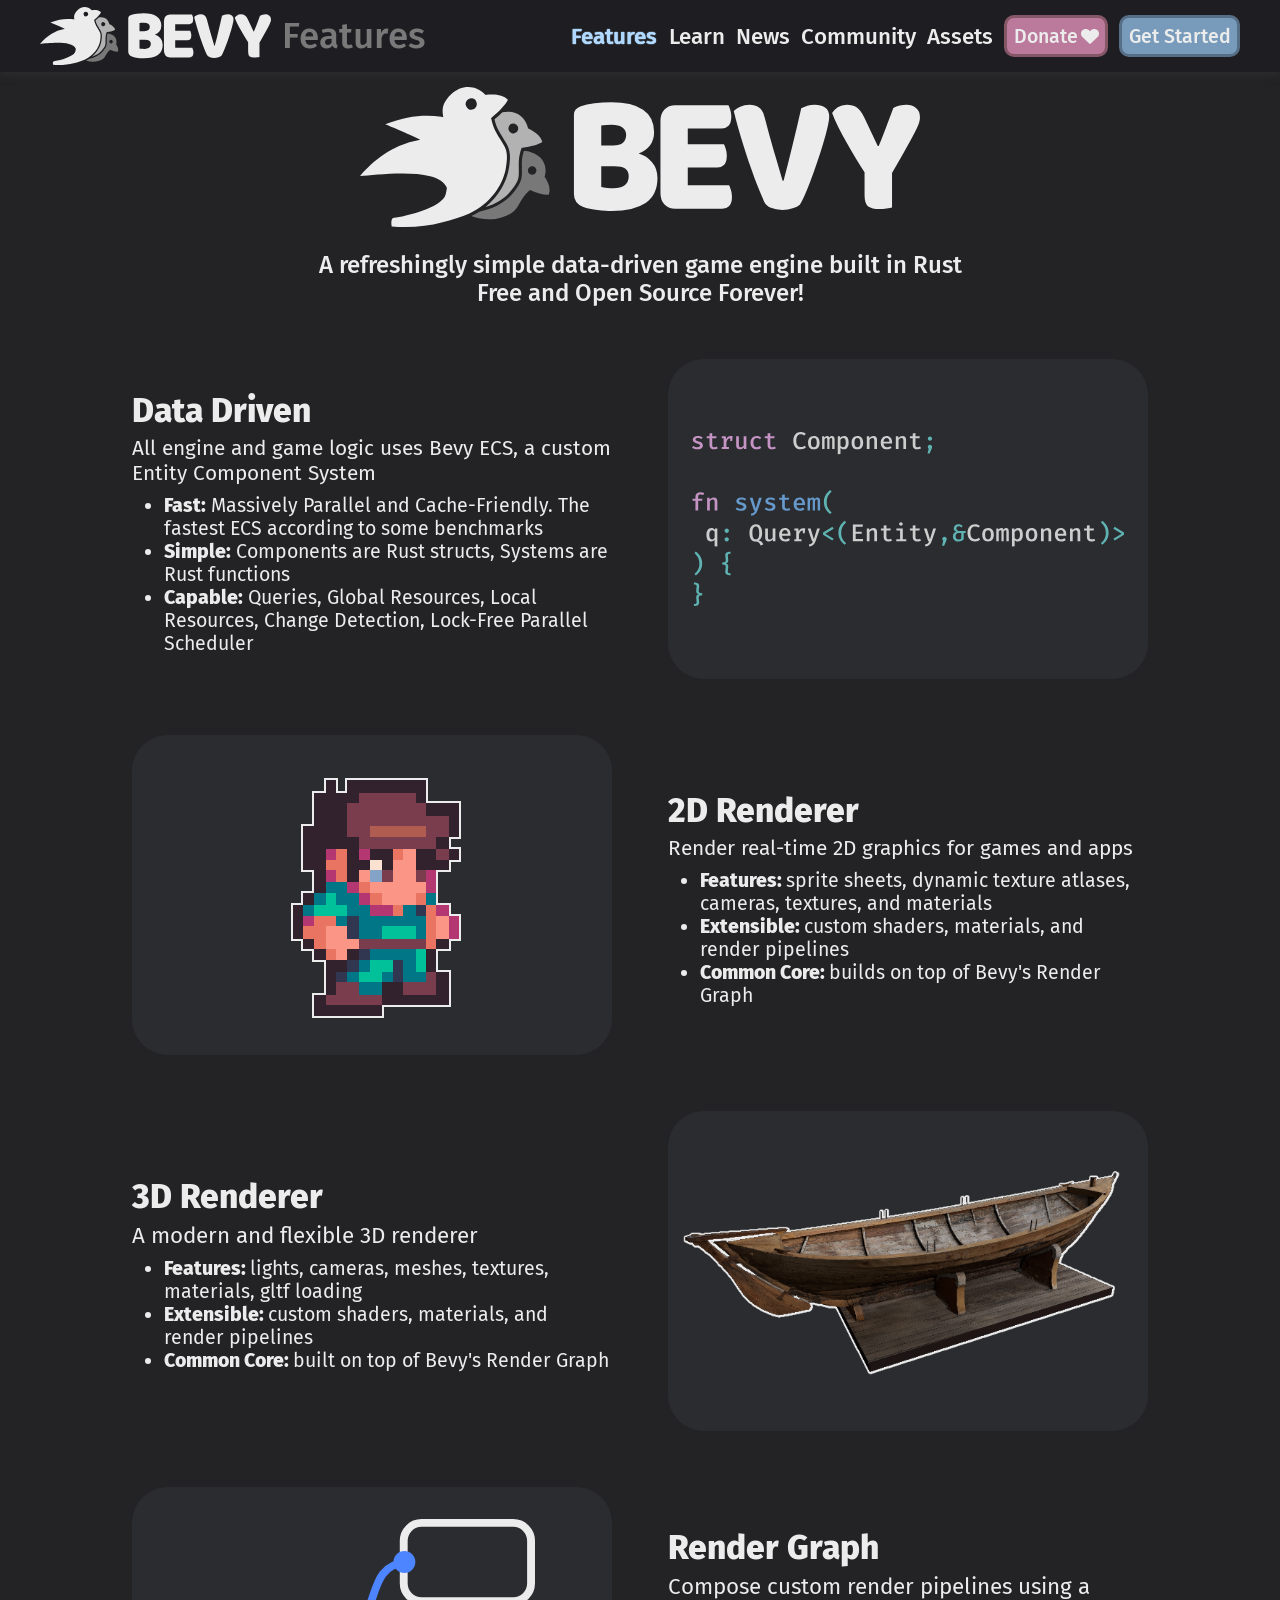
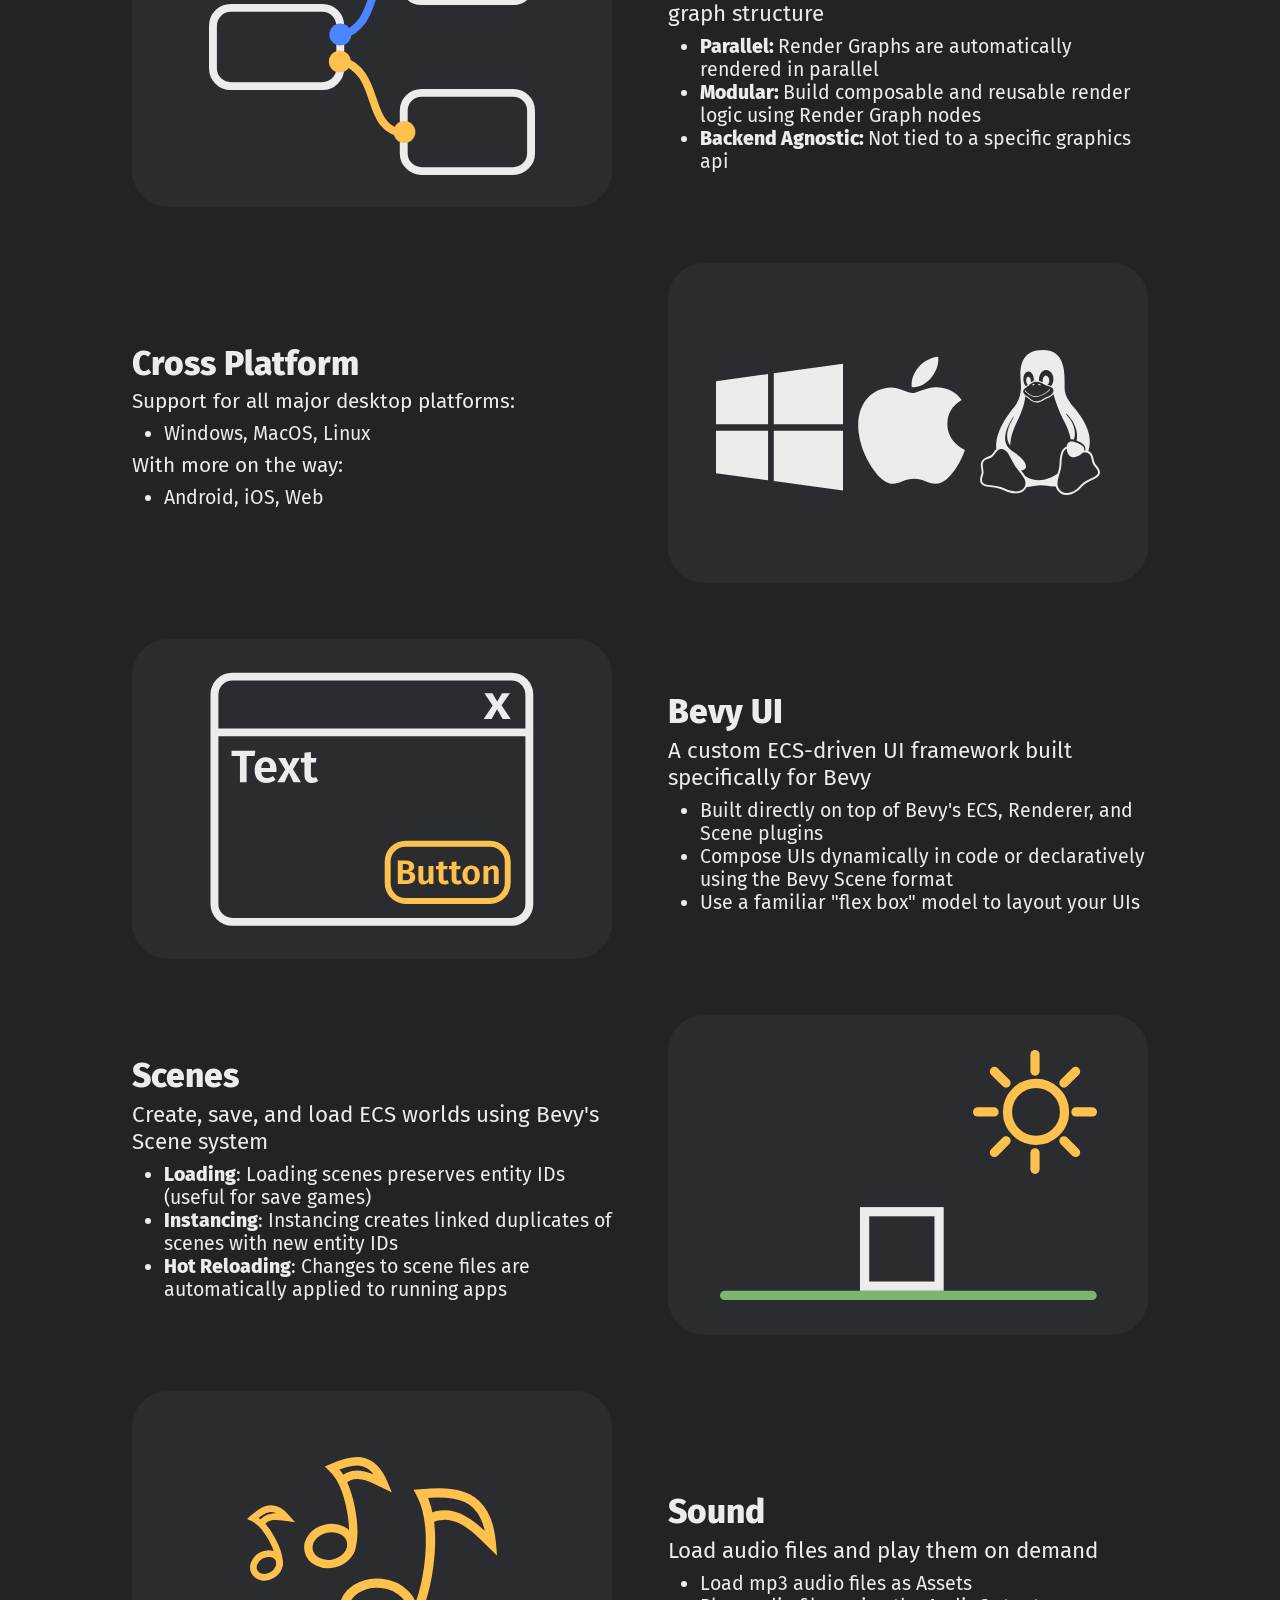
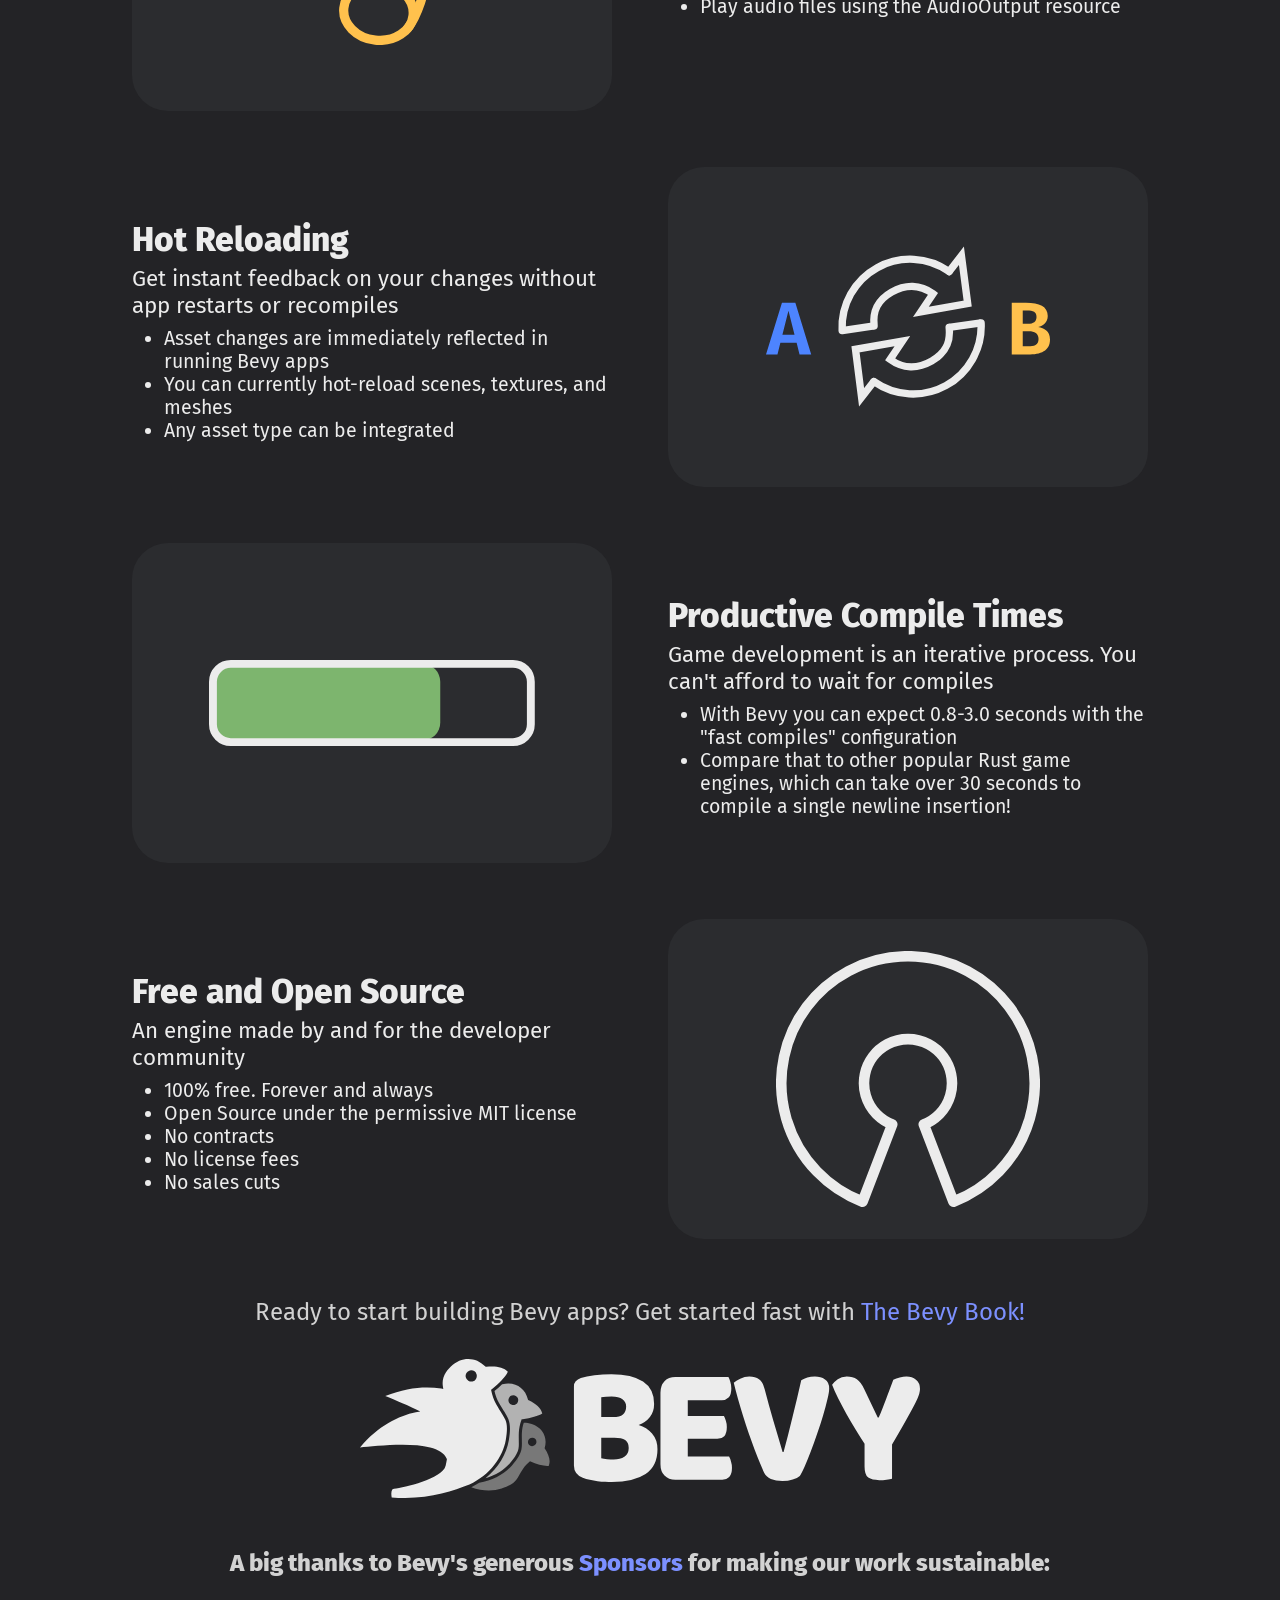
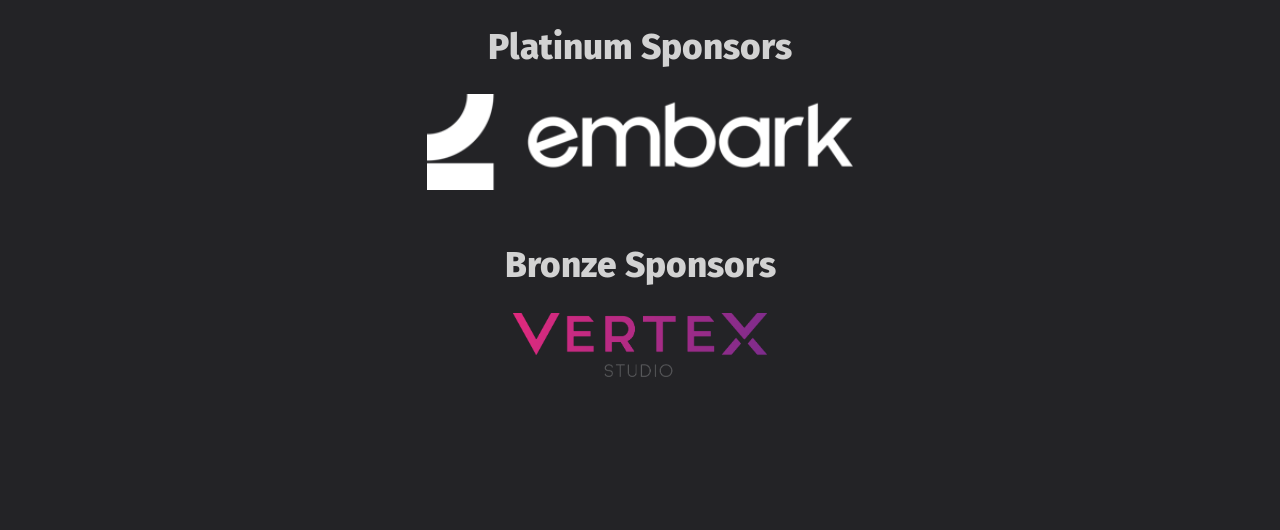
<file: index.html>
<!doctype html>
<html lang="en">
    <head>
        <meta charset="UTF-8">
        <meta name='viewport' content="width=device-width, initial-scale=1" />
        <meta property="og:title" content="Bevy - A data-driven game engine built in Rust " />
        <meta property="og:type" content="website" />
        <meta property="og:url" content="https://bevyengine.org&#x2F;&#x2F;" />
        <meta property="og:image" content="https://bevyengine.org/assets/bevy_logo_fill.png" />
        <meta property="og:description" content="Bevy is a refreshingly simple data-driven game engine built in Rust. It is free and open-source forever!" />
        <link rel="shortcut icon" type="image/png" href="/assets/favicon.png">
        <link rel="stylesheet" href="/site.css" />
        <link href="/atom.xml" rel="alternate" type="application/atom+xml" />
        <title>Bevy - A data-driven game engine built in Rust </title>
        
<meta name="description" content="A refreshingly simple data-driven game engine built in Rust. Free and Open Source Forever!" />

    </head>

    <body>
        <div class="headerbar-container">
            <nav class="headerbar container">
                <a href="/" class="header-logo">
                    <img src="/assets/bevy_logo_dark.svg" class="logo" alt="bevy logo" />
                </a>
                
                    <a href="/" class="header-logo-mobile">
                        <img src="/assets/bevy_icon_dark.svg" class="logo" alt="bevy icon" />
                    </a>
                
                <div class="header-item header-message">
                    
                        Features
                    
                </div>
                <div class="header-item header-push"></div>
                



    


<a href="&#x2F;" class="header-item header-item-active"  >
    Features
</a>

                



    


<a href="&#x2F;learn" class="header-item" >
    Learn
</a>

                



    


<a href="&#x2F;news" class="header-item" >
    News
</a>

                



    


<a href="&#x2F;community" class="header-item" >
    Community
</a>

                



    


<a href="&#x2F;assets" class="header-item" >
    Assets
</a>

                <a class="header-item header-button header-button-donate" href="https://github.com/sponsors/cart">Donate <img src="/assets/heart.svg" class="header-button-donate-heart" alt="heart icon"/></a>
                <a class="header-item header-button" href="/learn/book/getting-started/">Get Started</a>
            </nav>
        </div>
        <section class="section">
            <div class="container">
                
<div class="padded-content container">
    <img src="/assets/bevy_logo_dark.svg" class="bevy-logo-header" alt="Bevy logo"/>
    <div class="bevy-description">
        A refreshingly simple data-driven game engine built in Rust
        <br />
        Free and Open Source Forever!
    </div>
    <div class="feature-list">
        <div class="feature-container">
            <div class="feature-text">
                <h2 class="feature-title">Data Driven</h2>
                <div class="feature-description">
                    All engine and game logic uses Bevy ECS, a custom Entity Component System
                    <ul class="feature-sublist">
                        <li><b>Fast:</b> Massively Parallel and Cache-Friendly. The fastest ECS according to some
                            benchmarks</li>
                        <li><b>Simple:</b> Components are Rust structs, Systems are Rust functions</li>
                        <li><b>Capable:</b> Queries, Global Resources, Local Resources, Change Detection, Lock-Free
                            Parallel Scheduler</li>
                    </ul>
                </div>
            </div>
            <div class="feature-image">
                <img src="assets/ecs.svg" class="feature-img" style="width: 100%; max-width: 90%; max-height: 90%;" alt="ECS code"/>
            </div>

        </div>
        <div class="feature-container feature-container-reverse">
            <div class="feature-image">
                <img src="assets/sprite.png" class="feature-img" alt="Pixel art sprite of a person"/>
            </div>
            <div class="feature-text">
                <h2 class="feature-title">2D Renderer</h2>
                <div class="feature-description">
                    Render real-time 2D graphics for games and apps
                    <ul class="feature-sublist">
                        <li><b>Features: </b>sprite sheets, dynamic texture atlases, cameras, textures, and materials
                        </li>
                        <li><b>Extensible: </b>custom shaders, materials, and render pipelines</li>
                        <li><b>Common Core: </b>builds on top of Bevy's Render Graph</li>
                    </ul>
                </div>
            </div>
        </div>
        <div class="feature-container">
            <div class="feature-text">
                <h2 class="feature-title">3D Renderer</h2>
                A modern and flexible 3D renderer
                <ul class="feature-sublist">
                    <li><b>Features: </b>lights, cameras, meshes, textures, materials, gltf loading</li>
                    <li><b>Extensible: </b>custom shaders, materials, and render pipelines</li>
                    <li><b>Common Core: </b>built on top of Bevy's Render Graph</li>
                </ul>
            </div>
            <div class="feature-image">
                <img src="assets/boat.png" class="feature-img" style="max-height: 95%; max-width: 95%;" alt="3D boat model"/>
            </div>
        </div>
        <div class="feature-container feature-container-reverse">
            <div class="feature-image">
                <img src="assets/render_graph.svg" class="feature-img" alt="Render graph"/>
            </div>
            <div class="feature-text">
                <h2 class="feature-title">Render Graph</h2>
                Compose custom render pipelines using a graph structure
                <ul class="feature-sublist">
                    <li><b>Parallel: </b> Render Graphs are automatically rendered in parallel</li>
                    <li><b>Modular: </b> Build composable and reusable render logic using Render Graph nodes </li>
                    <li><b>Backend Agnostic: </b> Not tied to a specific graphics api</li>
                </ul>
            </div>
        </div>
        <div class="feature-container">
            <div class="feature-text">
                <h2 class="feature-title">Cross Platform</h2>
                <div class="feature-description">
                    Support for all major desktop platforms:
                    <ul class="feature-sublist">
                        <li>Windows, MacOS, Linux</li>
                    </ul>
                    With more on the way:
                    <ul class="feature-sublist">
                        <li>Android, iOS, Web</li>
                    </ul>
                </div>
            </div>
        </div>
        <div class="feature-image">
            <img src="assets/platform-icons.svg" class="feature-img" alt="Microsoft, Apple, and Linux logos"/>
        </div>
        <div class="feature-container feature-container-reverse">
            <div class="feature-image">
                <img src="assets/bevy_ui.svg" class="feature-img" alt="UI dialog window diagram"/>
            </div>
            <div class="feature-text">
                <h2 class="feature-title">Bevy UI</h2>
                A custom ECS-driven UI framework built specifically for Bevy
                <ul class="feature-sublist">
                    <li>Built directly on top of Bevy's ECS, Renderer, and Scene plugins</li>
                    <li>Compose UIs dynamically in code or declaratively using the Bevy Scene format</li>
                    <li>Use a familiar "flex box" model to layout your UIs</li>
                </ul>
            </div>
        </div>
        <div class="feature-container">
            <div class="feature-text">
                <h2 class="feature-title">Scenes</h2>
                Create, save, and load ECS worlds using Bevy's Scene system
                <ul class="feature-sublist">
                    <li><b>Loading</b>: Loading scenes preserves entity IDs (useful for save games)</li>
                    <li><b>Instancing</b>: Instancing creates linked duplicates of scenes with new entity IDs</li>
                    <li><b>Hot Reloading</b>: Changes to scene files are automatically applied to running apps</li>
                </ul>
            </div>
            <div class="feature-image">
                <img src="assets/scene.svg" class="feature-img" alt="2D scene of a square upon grass under the sun"/>
            </div>
        </div>
        <div class="feature-container feature-container-reverse">
            <div class="feature-image">
                <img src="assets/sound.svg" class="feature-img" alt="Music notes"/>
            </div>
            <div class="feature-text">
                <h2 class="feature-title">Sound</h2>
                Load audio files and play them on demand
                <ul class="feature-sublist">
                    <li>Load mp3 audio files as Assets</li>
                    <li>Play audio files using the AudioOutput resource</li>
                </ul>
            </div>
        </div>
        <div class="feature-container">
            <div class="feature-text">
                <h2 class="feature-title">Hot Reloading</h2>
                Get instant feedback on your changes without app restarts or recompiles
                <ul class="feature-sublist">
                    <li>Asset changes are immediately reflected in running Bevy apps</li>
                    <li>You can currently hot-reload scenes, textures, and meshes</li>
                    <li>Any asset type can be integrated</li>
                </ul>
            </div>
            <div class="feature-image">
                <img src="assets/hot_reloading.svg" class="feature-img" alt="Hot reloading diagram"/>
            </div>
        </div>
        <div class="feature-container feature-container-reverse">
            <div class="feature-image">
                <img src="assets/progressbar.svg" class="feature-img" alt="Compile time progress bar"/>
            </div>
            <div class="feature-text">
                <h2 class="feature-title">Productive Compile Times</h2>
                Game development is an iterative process. You can't afford to wait for compiles
                <ul class="feature-sublist">
                    <li>With Bevy you can expect 0.8-3.0 seconds with the "fast compiles" configuration</li>
                    <li>Compare that to other popular Rust game engines, which can take over 30 seconds to compile a
                        single
                        newline insertion!</li>
                </ul>
            </div>
        </div>
        <div class="feature-container">
            <div class="feature-text">
                <h2 class="feature-title">Free and Open Source</h2>
                An engine made by and for the developer community
                <ul class="feature-sublist">
                    <li>100% free. Forever and always</li>
                    <li>Open Source under the permissive MIT license</li>
                    <li>No contracts</li>
                    <li>No license fees</li>
                    <li>No sales cuts</li>
                </ul>
            </div>
            <div class="feature-image">
                <img src="assets/opensource.svg" class="feature-img" alt="The open source icon"/>
            </div>
        </div>
    </div>
    <div class="media-content features-whats-next">
        Ready to start building Bevy apps? Get started fast with <a href="learn/book/introduction/">The Bevy Book!</a>
    </div>
    <img src="/assets/bevy_logo_dark.svg" class="bevy-logo-header" alt="Bevy logo"/>
    <div class="media-content features-sponsors">
        <h3>A big thanks to Bevy's generous <a href="https://github.com/sponsors/cart/">Sponsors</a> for making our work sustainable:</h3>
        <h2>Platinum Sponsors</h2>
        <a href="https://www.embark-studios.com/"><img src="assets/embark.png" style="height: 6rem" alt="Embark Studios logo"/></a>
        <h2>Bronze Sponsors</h2>
        <a href="https://vertexstudio.co/"><img src="assets/vertex_studio.png" style="height: 4rem" alt="Vertex Studio logo"/></a>
    </div>
</div>

            </div>
        </section>
    </body>
</html>
</file>
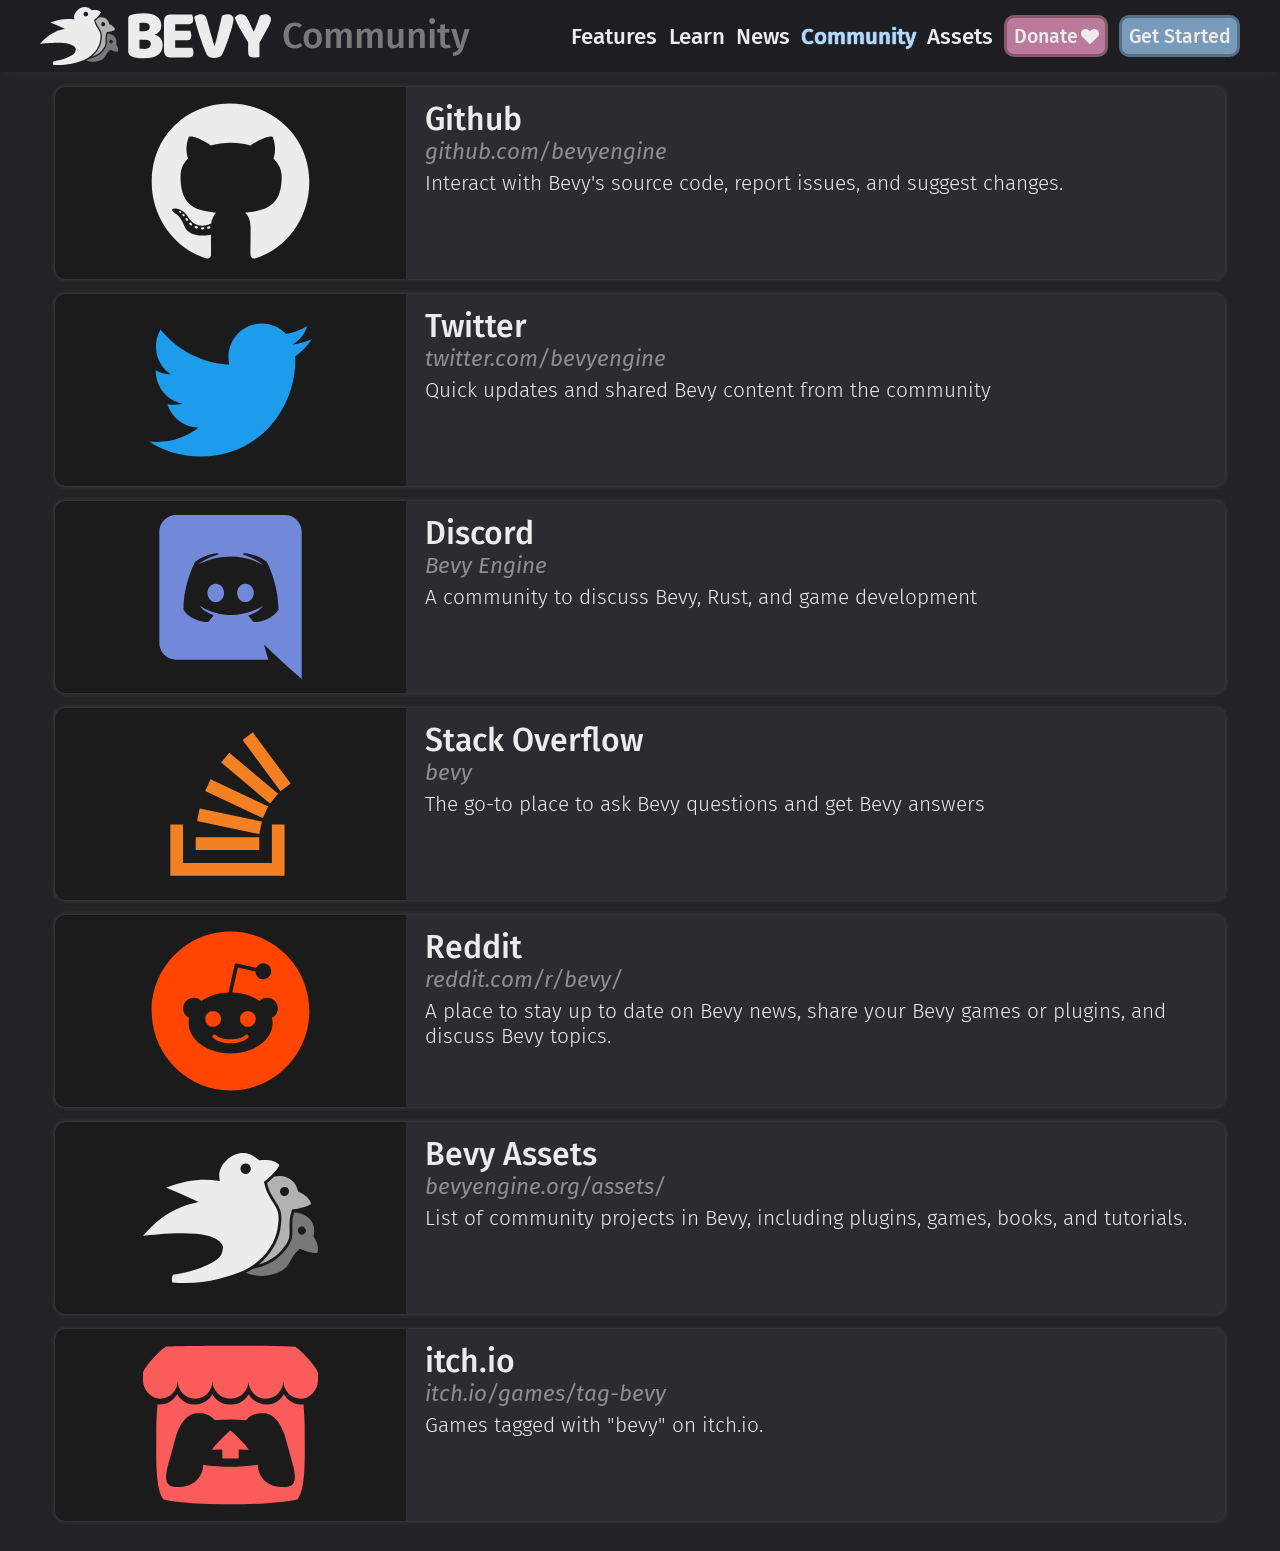
<file: community/index.html>
<!doctype html>
<html lang="en">
    <head>
        <meta charset="UTF-8">
        <meta name='viewport' content="width=device-width, initial-scale=1" />
        <meta property="og:title" content="Bevy - Community" />
        <meta property="og:type" content="website" />
        <meta property="og:url" content="https://bevyengine.org&#x2F;&#x2F;community&#x2F;" />
        <meta property="og:image" content="https://bevyengine.org/assets/bevy_logo_fill.png" />
        <meta property="og:description" content="Bevy is a refreshingly simple data-driven game engine built in Rust. It is free and open-source forever!" />
        <link rel="shortcut icon" type="image/png" href="/assets/favicon.png">
        <link rel="stylesheet" href="/site.css" />
        <link href="/atom.xml" rel="alternate" type="application/atom+xml" />
        <title>Bevy - Community</title>
         
    </head>

    <body>
        <div class="headerbar-container">
            <nav class="headerbar container">
                <a href="/" class="header-logo">
                    <img src="/assets/bevy_logo_dark.svg" class="logo" alt="bevy logo" />
                </a>
                
                    <a href="/" class="header-logo-mobile">
                        <img src="/assets/bevy_icon_dark.svg" class="logo" alt="bevy icon" />
                    </a>
                
                <div class="header-item header-message">
                    
                    Community
                    
                </div>
                <div class="header-item header-push"></div>
                



    


<a href="&#x2F;" class="header-item" >
    Features
</a>

                



    


<a href="&#x2F;learn" class="header-item" >
    Learn
</a>

                



    


<a href="&#x2F;news" class="header-item" >
    News
</a>

                



    


<a href="&#x2F;community" class="header-item header-item-active"  >
    Community
</a>

                



    


<a href="&#x2F;assets" class="header-item" >
    Assets
</a>

                <a class="header-item header-button header-button-donate" href="https://github.com/sponsors/cart">Donate <img src="/assets/heart.svg" class="header-button-donate-heart" alt="heart icon"/></a>
                <a class="header-item header-button" href="/learn/book/getting-started/">Get Started</a>
            </nav>
        </div>
        <section class="section">
            <div class="container">
                
<div class="card-list padded-content">
    <a class="card" href="https://github.com/bevyengine/bevy">
        <div class="card-image">
            <img src="/assets/github.svg" class="centered-card-image community-icon" alt="Github logo" />
        </div>
        <div class="card-text">
            <div class="card-title">
                Github
            </div>
            <div class="card-subtitle">
                github.com/bevyengine
            </div>
            <div class="card-description">
                Interact with Bevy's source code, report issues, and suggest changes.
            </div>
        </div>
    </a>
    <a class="card" href="https://twitter.com/BevyEngine">
        <div class="card-image">
            <img src="/assets/twitter.svg" class="centered-card-image community-icon" alt="Twitter logo" />
        </div>
        <div class="card-text">
            <div class="card-title">
                Twitter
            </div>
            <div class="card-subtitle">
                twitter.com/bevyengine
            </div>
            <div class="card-description">
                Quick updates and shared Bevy content from the community
            </div>
        </div>
    </a>
    <a class="card" href="https://discord.gg/bevy">
        <div class="card-image">
            <img src="/assets/discord.svg" class="centered-card-image community-icon" alt="Discord logo" />
        </div>
        <div class="card-text">
            <div class="card-title">
                Discord
            </div>
            <div class="card-subtitle">
                Bevy Engine
            </div>
            <div class="card-description">
                A community to discuss Bevy, Rust, and game development
            </div>
        </div>
    </a>
    <a class="card" href="https://stackoverflow.com/questions/tagged/bevy">
        <div class="card-image">
            <img src="/assets/stack-overflow.svg" class="centered-card-image community-icon" alt="StackOverflow logo" />
        </div>
        <div class="card-text">
            <div class="card-title">
                Stack Overflow
            </div>
            <div class="card-subtitle">
                bevy
            </div>
            <div class="card-description">
                The go-to place to ask Bevy questions and get Bevy answers
            </div>
        </div>
    </a>
    <a class="card" href="https://www.reddit.com/r/bevy/">
        <div class="card-image">
            <img src="/assets/reddit.svg" class="centered-card-image community-icon" alt="Reddit logo" />
        </div>
        <div class="card-text">
            <div class="card-title">
                Reddit
            </div>
            <div class="card-subtitle">
                reddit.com/r/bevy/
            </div>
            <div class="card-description">
                A place to stay up to date on Bevy news, share your Bevy games or plugins, and discuss Bevy topics.
            </div>
        </div>
    </a>
    <a class="card" href="https://bevyengine.org/assets/">
        <div class="card-image">
            <img src="/assets/bevy_icon_dark.svg" class="centered-card-image community-icon" alt="Bevy logo" />
        </div>
        <div class="card-text">
            <div class="card-title">
                Bevy Assets
            </div>
            <div class="card-subtitle">
                bevyengine.org/assets/
            </div>
            <div class="card-description">
                List of community projects in Bevy, including plugins, games, books, and tutorials.
            </div>
        </div>
    </a>
    <a class="card" href="https://itch.io/games/tag-bevy">
        <div class="card-image">
            <img src="/assets/itchio-textless.svg" class="centered-card-image community-icon" alt="itch.io logo" />
        </div>
        <div class="card-text">
            <div class="card-title">
                itch.io
            </div>
            <div class="card-subtitle">
                itch.io/games/tag-bevy
            </div>
            <div class="card-description">
                Games tagged with "bevy" on itch.io.
            </div>
        </div>
    </a>
</div>

            </div>
        </section>
    </body>
</html>
</file>
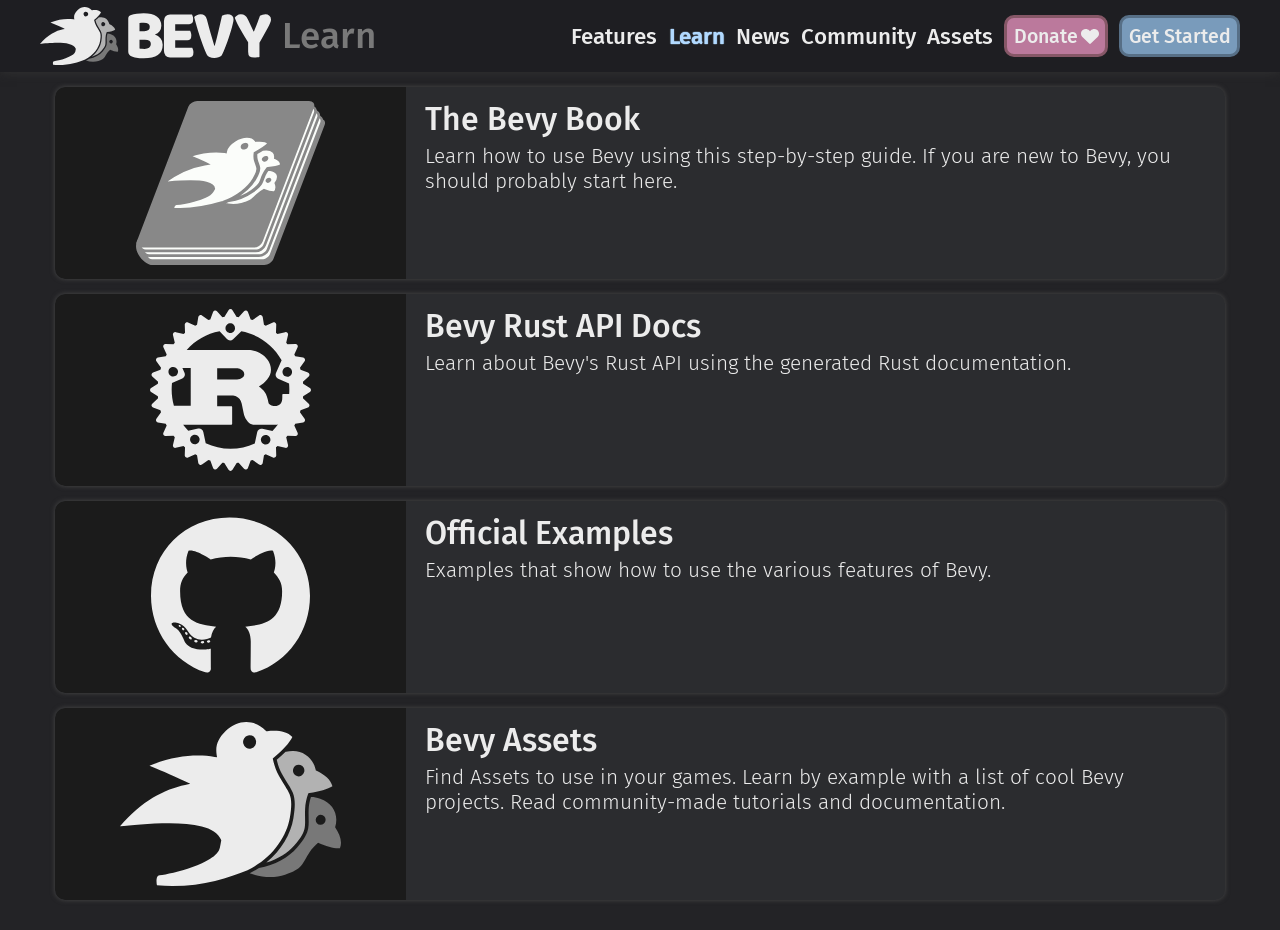
<file: learn/index.html>
<!doctype html>
<html lang="en">
    <head>
        <meta charset="UTF-8">
        <meta name='viewport' content="width=device-width, initial-scale=1" />
        <meta property="og:title" content="Bevy - Learn" />
        <meta property="og:type" content="website" />
        <meta property="og:url" content="https://bevyengine.org&#x2F;&#x2F;learn&#x2F;" />
        <meta property="og:image" content="https://bevyengine.org/assets/bevy_logo_fill.png" />
        <meta property="og:description" content="Bevy is a refreshingly simple data-driven game engine built in Rust. It is free and open-source forever!" />
        <link rel="shortcut icon" type="image/png" href="/assets/favicon.png">
        <link rel="stylesheet" href="/site.css" />
        <link href="/atom.xml" rel="alternate" type="application/atom+xml" />
        <title>Bevy - Learn</title>
         
    </head>

    <body>
        <div class="headerbar-container">
            <nav class="headerbar container">
                <a href="/" class="header-logo">
                    <img src="/assets/bevy_logo_dark.svg" class="logo" alt="bevy logo" />
                </a>
                
                    <a href="/" class="header-logo-mobile">
                        <img src="/assets/bevy_icon_dark.svg" class="logo" alt="bevy icon" />
                    </a>
                
                <div class="header-item header-message">
                    
                    Learn
                    
                </div>
                <div class="header-item header-push"></div>
                



    


<a href="&#x2F;" class="header-item" >
    Features
</a>

                



    


<a href="&#x2F;learn" class="header-item header-item-active"  >
    Learn
</a>

                



    


<a href="&#x2F;news" class="header-item" >
    News
</a>

                



    


<a href="&#x2F;community" class="header-item" >
    Community
</a>

                



    


<a href="&#x2F;assets" class="header-item" >
    Assets
</a>

                <a class="header-item header-button header-button-donate" href="https://github.com/sponsors/cart">Donate <img src="/assets/heart.svg" class="header-button-donate-heart" alt="heart icon"/></a>
                <a class="header-item header-button" href="/learn/book/getting-started/">Get Started</a>
            </nav>
        </div>
        <section class="section">
            <div class="container">
                
<div class="card-list padded-content">
  <a class="card" href="/learn/book/introduction">
    <div class="card-image">
      <img src="/assets/book.svg" class="centered-card-image" alt="Bevy book" />
    </div>
    <div class="card-text">
      <div class="card-title">
        The Bevy Book
      </div>
      <div class="card-description">
        Learn how to use Bevy using this step-by-step guide. If you are new to Bevy, you should probably start here.
      </div>
    </div>
  </a>
  <a class="card" href="https://docs.rs/bevy">
    <div class="card-image">
      <img src="/assets/rust-logo-light.svg" class="centered-card-image" alt="Rust logo" />
    </div>
    <div class="card-text">
      <div class="card-title">
        Bevy Rust API Docs
      </div>
      <div class="card-description">
        Learn about Bevy's Rust API using the generated Rust documentation.
      </div>
    </div>
  </a>
  <a class="card" href="https://github.com/bevyengine/bevy/tree/latest/examples#examples">
    <div class="card-image">
      <img src="/assets/github.svg" class="centered-card-image" alt="Github logo" />
    </div>
    <div class="card-text">
      <div class="card-title">
        Official Examples
      </div>
      <div class="card-description">
        Examples that show how to use the various features of Bevy.
      </div>
    </div>
  </a>
  <a class="card" href="/assets">
    <div class="card-image">
      <img src="/assets/bevy_icon_dark.svg" class="centered-card-image" alt="Bevy logo" />
    </div>
    <div class="card-text">
      <div class="card-title">
        Bevy Assets
      </div>
      <div class="card-description">
        Find Assets to use in your games. Learn by example with a list of cool Bevy projects. Read community-made
        tutorials and documentation.
      </div>
    </div>
  </a>
</div>

            </div>
        </section>
    </body>
</html>
</file>
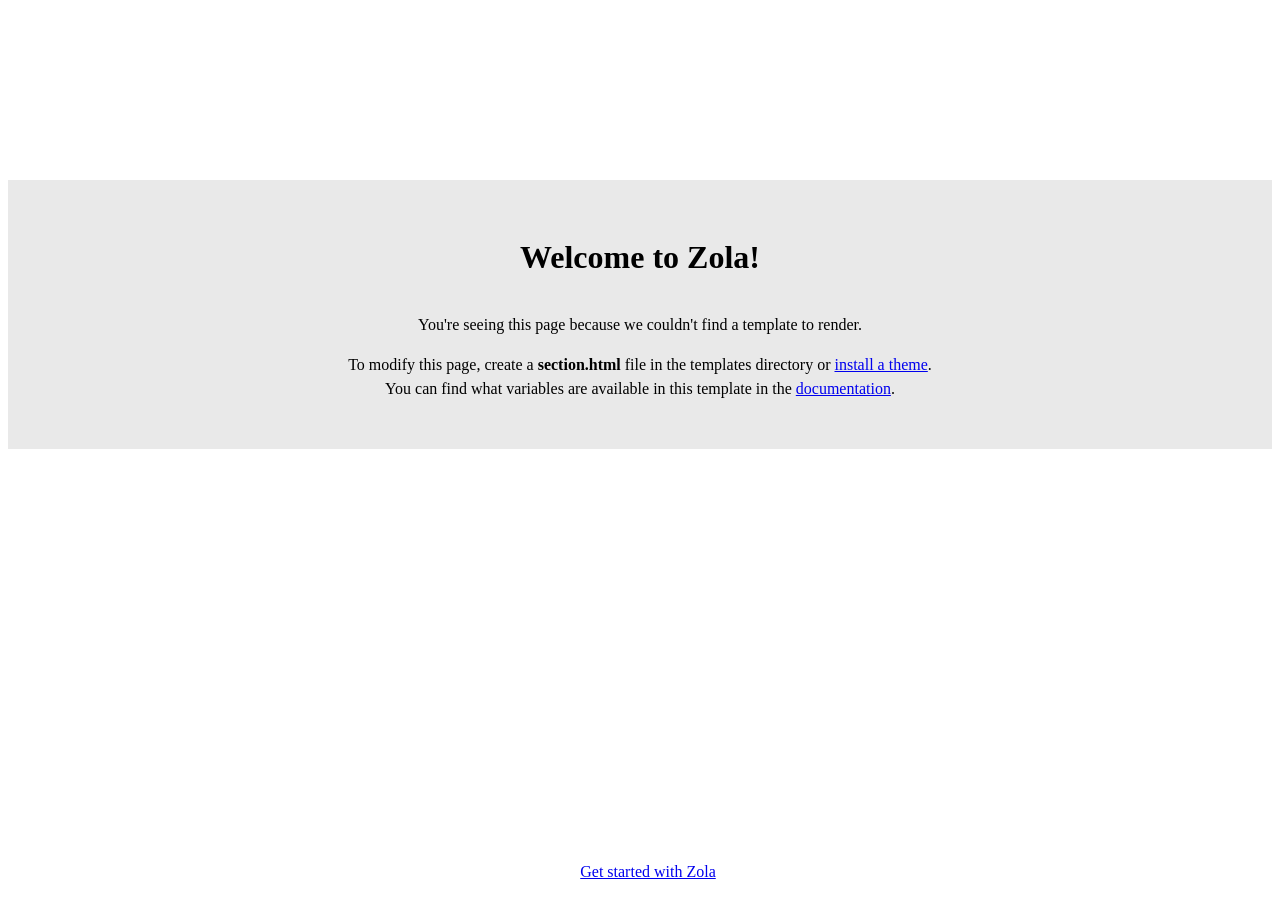
<file: assets/apps/index.html>
<html>
    <head>
        <title>Zola</title>
    </head>
    <body>
        <div class="container">
            <h1>Welcome to Zola!</h1>
            <p>
                You're seeing this page because we couldn't find a template to render.
            </p>
            <p>
                To modify this page, create a <b>section.html</b> file in the templates directory or
                <a href="https://www.getzola.org/documentation/themes/installing-and-using-themes/" target="_blank">install a theme</a>.
                <br>
                You can find what variables are available in this template in the <a href="https:&#x2F;&#x2F;www.getzola.org&#x2F;documentation&#x2F;templates&#x2F;pages-sections&#x2F;#section-variables" target="_blank">documentation</a>.
            </p>
        </div>
        <footer>
            <a href="https://www.getzola.org/documentation/getting-started/cli-usage/" target="_blank">Get started with Zola</a>
        </footer>
        <style>
            html {
                line-height: 1.5;
            }
            h1 {
                margin-bottom: 2rem;
            }
            .container {
                font-family: "sans-serif";
                text-align: center;
                margin-top: 20vh;
                padding: 2rem;
                background: #e9e9e9;
            }
            footer {
                position: fixed;
                width: 100%;
                bottom: 1rem;
                text-align: center;
            }
        </style>
    </body>
</html>
</file>
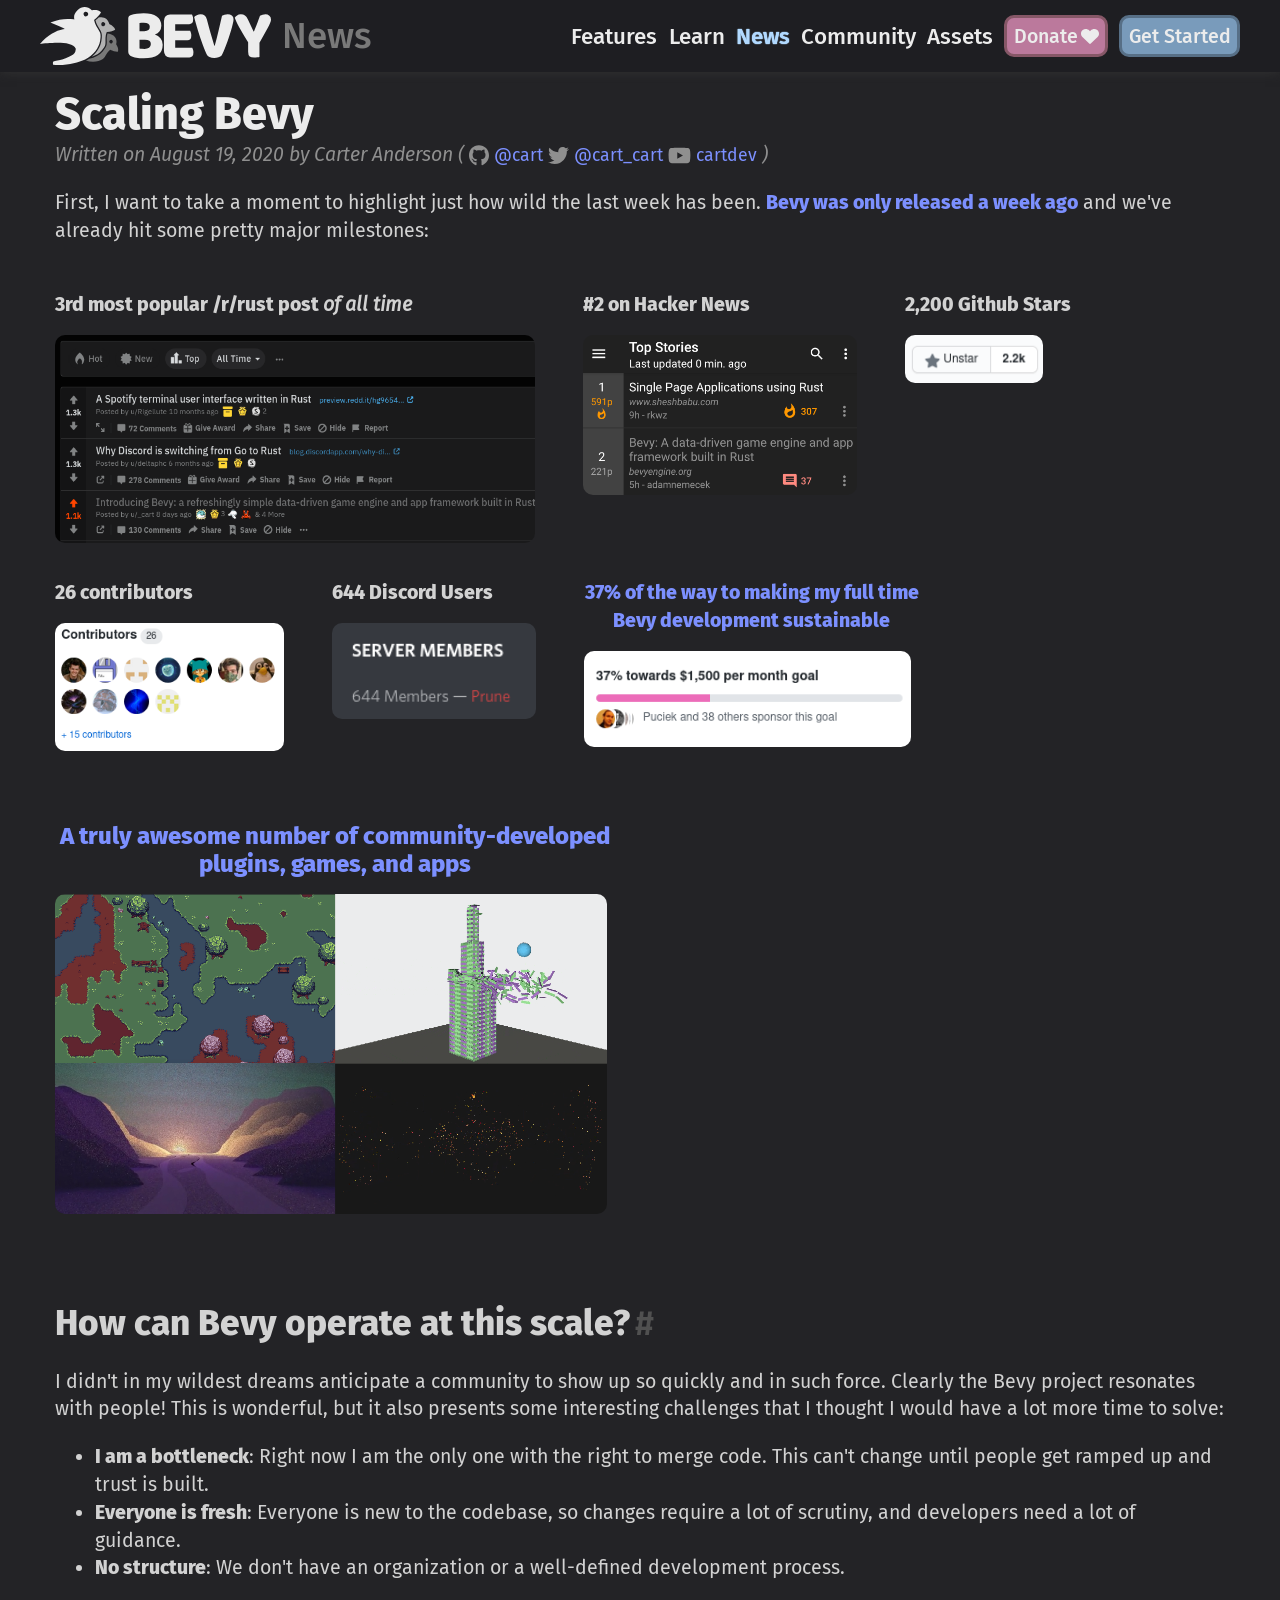
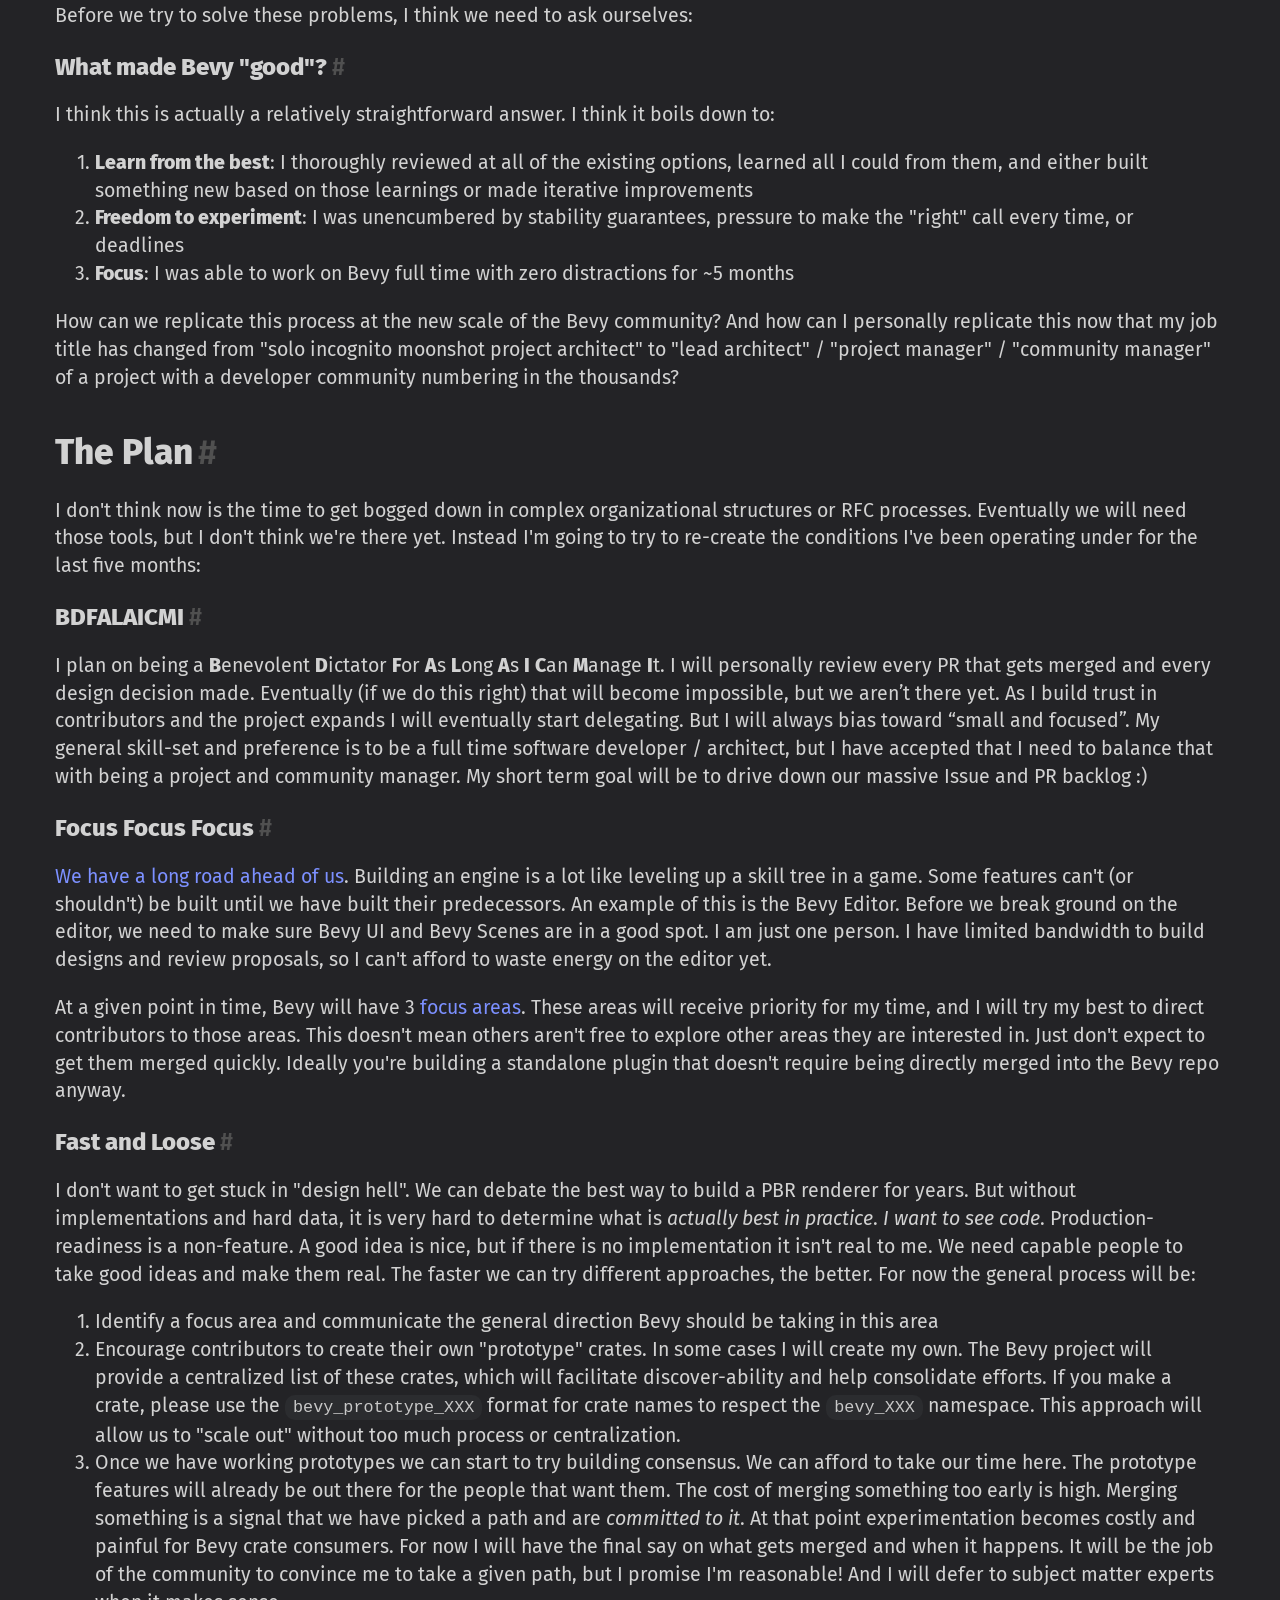
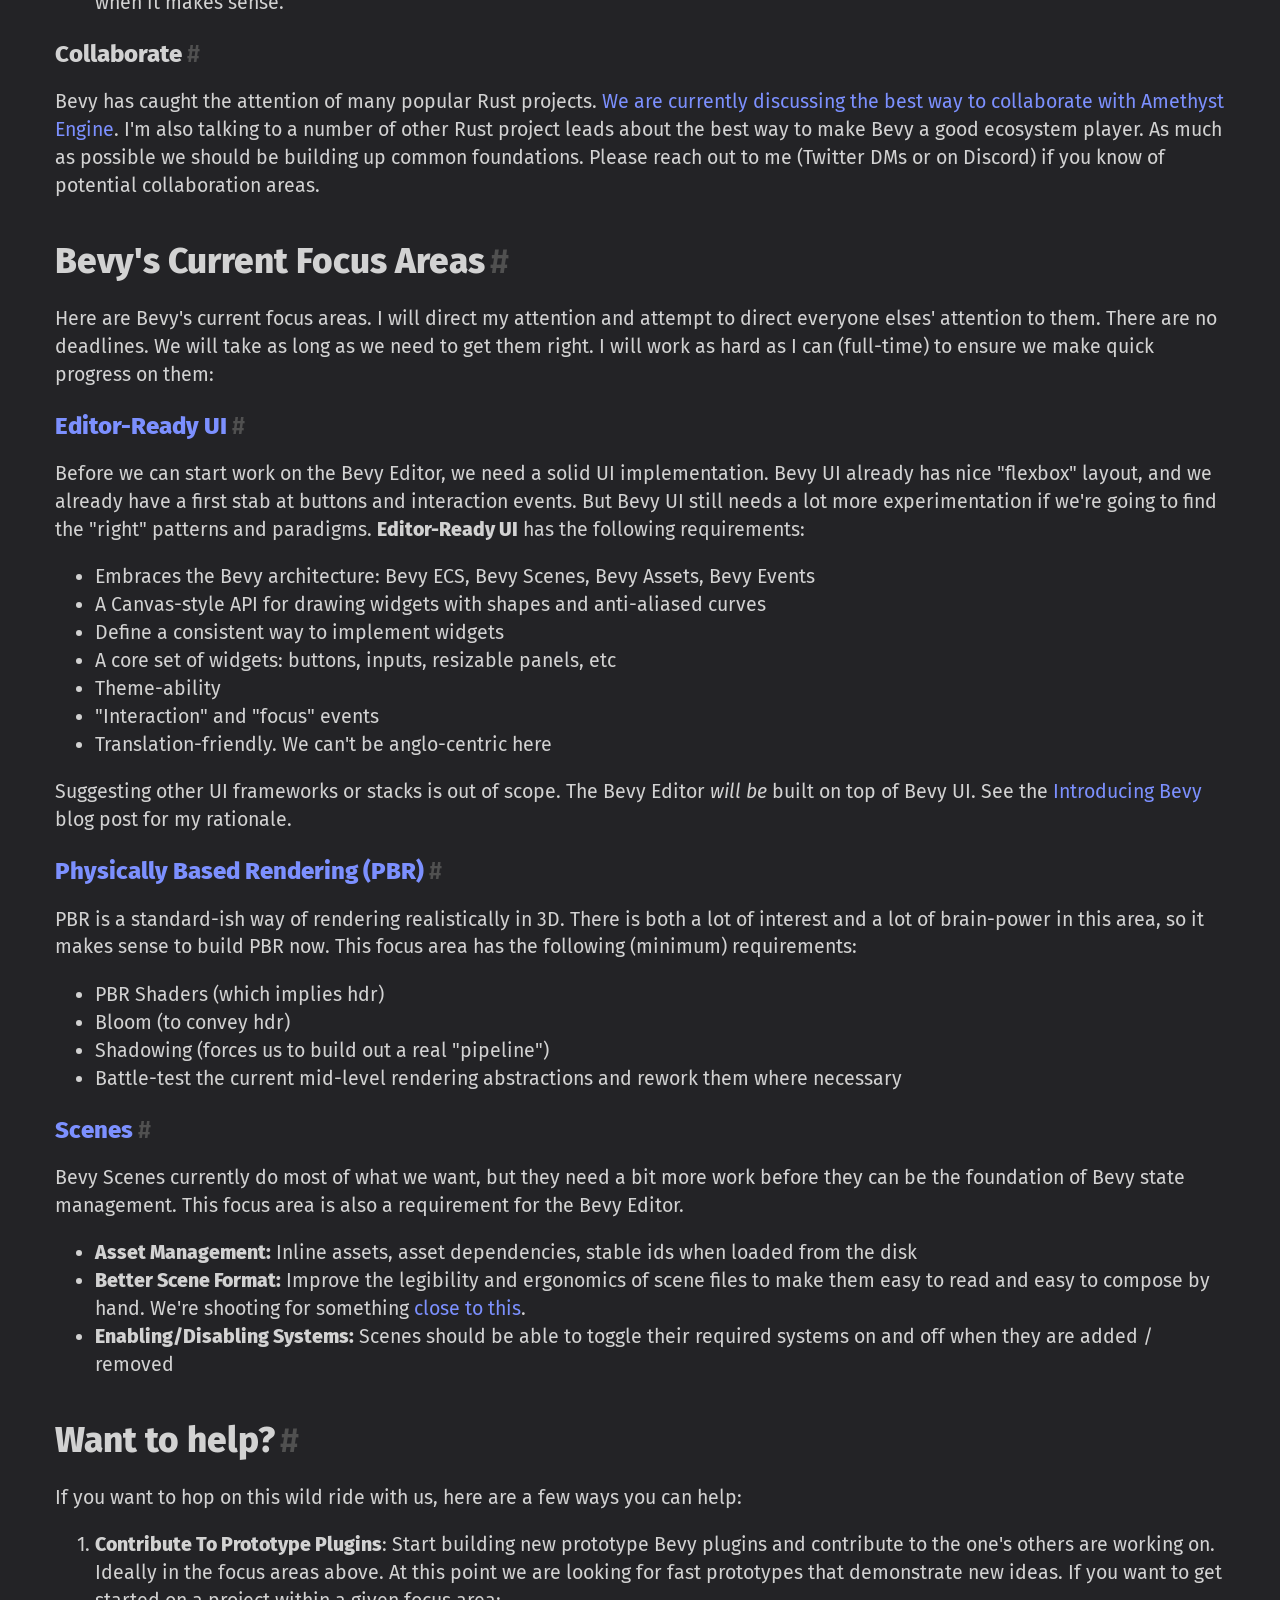
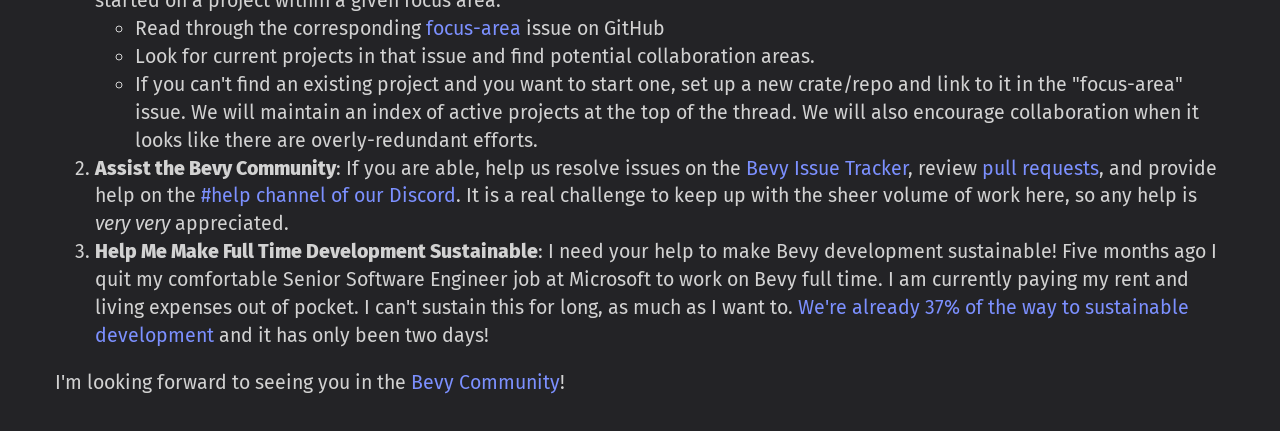
<file: news/scaling-bevy/index.html>
<!doctype html>
<html lang="en">
    <head>
        <meta charset="UTF-8">
        <meta name='viewport' content="width=device-width, initial-scale=1" />
        <meta property="og:title" content="Bevy - Scaling Bevy" />
        <meta property="og:type" content="website" />
        <meta property="og:url" content="https://bevyengine.org&#x2F;&#x2F;news&#x2F;scaling-bevy&#x2F;" />
        <meta property="og:image" content="https://bevyengine.org/assets/bevy_logo_fill.png" />
        <meta property="og:description" content="Bevy is a refreshingly simple data-driven game engine built in Rust. It is free and open-source forever!" />
        <link rel="shortcut icon" type="image/png" href="/assets/favicon.png">
        <link rel="stylesheet" href="/site.css" />
        <link href="/atom.xml" rel="alternate" type="application/atom+xml" />
        <title>Bevy - Scaling Bevy</title>
         
    </head>

    <body>
        <div class="headerbar-container">
            <nav class="headerbar container">
                <a href="/" class="header-logo">
                    <img src="/assets/bevy_logo_dark.svg" class="logo" alt="bevy logo" />
                </a>
                
                    <a href="/" class="header-logo-mobile">
                        <img src="/assets/bevy_icon_dark.svg" class="logo" alt="bevy icon" />
                    </a>
                
                <div class="header-item header-message">
                    
                        News
                    
                </div>
                <div class="header-item header-push"></div>
                



    


<a href="&#x2F;" class="header-item" >
    Features
</a>

                



    


<a href="&#x2F;learn" class="header-item" >
    Learn
</a>

                



    


<a href="&#x2F;news" class="header-item header-item-active"  >
    News
</a>

                



    


<a href="&#x2F;community" class="header-item" >
    Community
</a>

                



    


<a href="&#x2F;assets" class="header-item" >
    Assets
</a>

                <a class="header-item header-button header-button-donate" href="https://github.com/sponsors/cart">Donate <img src="/assets/heart.svg" class="header-button-donate-heart" alt="heart icon"/></a>
                <a class="header-item header-button" href="/learn/book/getting-started/">Get Started</a>
            </nav>
        </div>
        <section class="section">
            <div class="container">
                
<div class="padded-content">
  <h1 class="news-title">
    Scaling Bevy
  </h1>
  <h2 class="news-subtitle">Written on August 19, 2020 by Carter Anderson
    
    <span class="news-social-links">
      (
      
      <img src="/assets/github_grey.svg" class="news-social-icon" /><span class="media-content">
        <a class="news-social-link"
          href="https://www.github.com/cart">@cart</a></span>
      
      
      <img src="/assets/twitter_grey.svg" class="news-social-icon" />
      <span class="media-content">
        <a class="news-social-link"
          href="https://www.twitter.com/cart_cart">@cart_cart</a>
      </span>
      
      
      <img src="/assets/youtube_grey.svg" class="news-social-icon" />
      <span class="media-content">
        <a class="news-social-link"
          href="https://www.youtube.com/cartdev">cartdev</a>
      </span>
      
      )
    </span>
    
  </h2>
  
  <div class="media-content news-content"><p>First, I want to take a moment to highlight just how wild the last week has been. <a href="/news/introducing-bevy"><strong>Bevy was only released a week ago</strong></a> and we've already hit some pretty major milestones:</p>
<span id="continue-reading"></span><div style="display: flex; flex-wrap: wrap; width: 100%">
    <div style="max-width: 30rem; max-height: 15rem; margin-right: 3rem; margin-bottom: 3rem">
        <h4> 3rd most popular /r/rust post <i>of all time</i></h4>
        <img src="3rd_on_reddit.png" style="display: block; height: 13rem"/>
    </div>
    <div style="max-width: 30rem; max-height: 15rem; margin-right: 3rem; margin-bottom: 3rem">
        <h4>#2 on Hacker News</h4>
        <img src="2nd_on_hacker_news.png" style="display: block; height: 10rem"/>
    </div>
    <div style="max-width: 20rem; max-height: 15rem; margin-right: 3rem; margin-bottom: 3rem">
        <h4>2,200 Github Stars</h4>
        <img src="2_2k_stars.png" style="display: block; height: 3rem"/>
    </div>
    <div style="max-width: 20rem; max-height: 15rem; margin-right: 3rem; margin-bottom: 3rem">
        <h4>26 contributors</h4>
        <img src="contributors.png" style="display: block; height: 8rem"/>
    </div>
    <div style="max-width: 20rem; max-height: 15rem; margin-right: 3rem; margin-bottom: 3rem">
        <h4>644 Discord Users</h4>
        <img src="discord_users.png" style="display: block; height: 6rem"/>
    </div>
    <div style="max-width: 21rem; max-height: 15rem; margin-right: 3rem; margin-bottom: 3rem">
        <h4 style="text-align: center"><a href="https://github.com/sponsors/cart">37% of the way to making my full time Bevy development sustainable</a></h4>
        <a href="https://github.com/sponsors/cart"><img src="funding.png" style="display: block; height: 6rem"/></a>
    </div>
    <div style="max-width: 35rem; margin-right: 3rem; margin-bottom: 3rem">
        <h3 style="text-align: center;"><a href="https://github.com/bevyengine/awesome-bevy">A truly awesome number of community-developed plugins, games, and apps</a></h3>
        <a href="https://github.com/bevyengine/awesome-bevy"><img src="awesome.png" style="display: block; height: 20rem"/></a>
    </div>
</div>
<h2 id="how-can-bevy-operate-at-this-scale">How can Bevy operate at this scale?<a class="anchor-link" href="#how-can-bevy-operate-at-this-scale">#</a></h2>
<p>I didn't in my wildest dreams anticipate a community to show up so quickly and in such force. Clearly the Bevy project resonates with people! This is wonderful, but it also presents some interesting challenges that I thought I would have a lot more time to solve:</p>
<ul>
<li><strong>I am a bottleneck</strong>: Right now I am the only one with the right to merge code. This can't change until people get ramped up and trust is built.</li>
<li><strong>Everyone is fresh</strong>: Everyone is new to the codebase, so changes require a lot of scrutiny, and developers need a lot of guidance.</li>
<li><strong>No structure</strong>: We don't have an organization or a well-defined development process.</li>
</ul>
<p>Before we try to solve these problems, I think we need to ask ourselves:</p>
<h3 id="what-made-bevy-good">What made Bevy &quot;good&quot;?<a class="anchor-link" href="#what-made-bevy-good">#</a></h3>
<p>I think this is actually a relatively straightforward answer. I think it boils down to:</p>
<ol>
<li><strong>Learn from the best</strong>: I thoroughly reviewed at all of the existing options, learned all I could from them, and either built something new based on those learnings or made iterative improvements</li>
<li><strong>Freedom to experiment</strong>: I was unencumbered by stability guarantees, pressure to make the &quot;right&quot; call every time, or deadlines</li>
<li><strong>Focus</strong>: I was able to work on Bevy full time with zero distractions for ~5 months</li>
</ol>
<p>How can we replicate this process at the new scale of the Bevy community? And how can I personally replicate this now that my job title has changed from &quot;solo incognito moonshot project architect&quot; to &quot;lead architect&quot; / &quot;project manager&quot; / &quot;community manager&quot; of a project with a developer community numbering in the thousands?</p>
<h2 id="the-plan">The Plan<a class="anchor-link" href="#the-plan">#</a></h2>
<p>I don't think now is the time to get bogged down in complex organizational structures or RFC processes. Eventually we will need those tools, but I don't think we're there yet. Instead I'm going to try to re-create the conditions I've been operating under for the last five months:</p>
<h3 id="bdfalaicmi">BDFALAICMI<a class="anchor-link" href="#bdfalaicmi">#</a></h3>
<p>I plan on being a <strong>B</strong>enevolent <strong>D</strong>ictator <strong>F</strong>or <strong>A</strong>s <strong>L</strong>ong <strong>A</strong>s <strong>I</strong> <strong>C</strong>an <strong>M</strong>anage <strong>I</strong>t. I will personally review every PR that gets merged and every design decision made. Eventually (if we do this right) that will become impossible, but we aren’t there yet. As I build trust in contributors and the project expands I will eventually start delegating. But I will always bias toward “small and focused”. My general skill-set and preference is to be a full time software developer / architect, but I have accepted that I need to balance that with being a project and community manager. My short term goal will be to drive down our massive Issue and PR backlog :)</p>
<h3 id="focus-focus-focus">Focus Focus Focus<a class="anchor-link" href="#focus-focus-focus">#</a></h3>
<p><a href="https://github.com/bevyengine/bevy/projects/1">We have a long road ahead of us</a>. Building an engine is a lot like leveling up a skill tree in a game. Some features can't (or shouldn't) be built until we have built their predecessors. An example of this is the Bevy Editor. Before we break ground on the editor, we need to make sure Bevy UI and Bevy Scenes are in a good spot. I am just one person. I have limited bandwidth to build designs and review proposals, so I can't afford to waste energy on the editor yet.</p>
<p>At a given point in time, Bevy will have 3 <a href="https://github.com/bevyengine/bevy/labels/focus-area">focus areas</a>. These areas will receive priority for my time, and I will try my best to direct contributors to those areas. This doesn't mean others aren't free to explore other areas they are interested in. Just don't expect to get them merged quickly. Ideally you're building a standalone plugin that doesn't require being directly merged into the Bevy repo anyway. </p>
<h3 id="fast-and-loose">Fast and Loose<a class="anchor-link" href="#fast-and-loose">#</a></h3>
<p>I don't want to get stuck in &quot;design hell&quot;. We can debate the best way to build a PBR renderer for years. But without implementations and hard data, it is very hard to determine what is <em>actually best in practice</em>. <em>I want to see code</em>. Production-readiness is a non-feature. A good idea is nice, but if there is no implementation it isn't real to me. We need capable people to take good ideas and make them real. The faster we can try different approaches, the better. For now the general process will be:</p>
<ol>
<li>Identify a focus area and communicate the general direction Bevy should be taking in this area</li>
<li>Encourage contributors to create their own &quot;prototype&quot; crates. In some cases I will create my own. The Bevy project will provide a centralized list of these crates, which will facilitate discover-ability and help consolidate efforts. If you make a crate, please use the <code>bevy_prototype_XXX</code> format for crate names to respect the <code>bevy_XXX</code> namespace. This approach will allow us to &quot;scale out&quot; without too much process or centralization.</li>
<li>Once we have working prototypes we can start to try building consensus. We can afford to take our time here. The prototype features will already be out there for the people that want them. The cost of merging something too early is high. Merging something is a signal that we have picked a path and are <em>committed to it</em>. At that point experimentation becomes costly and painful for Bevy crate consumers. For now I will have the final say on what gets merged and when it happens. It will be the job of the community to convince me to take a given path, but I promise I'm reasonable! And I will defer to subject matter experts when it makes sense.</li>
</ol>
<h3 id="collaborate">Collaborate<a class="anchor-link" href="#collaborate">#</a></h3>
<p>Bevy has caught the attention of many popular Rust projects. <a href="https://community.amethyst.rs/t/bevy-engine-addressing-the-elephant-in-the-room">We are currently discussing the best way to collaborate with Amethyst Engine</a>. I'm also talking to a number of other Rust project leads about the best way to make Bevy a good ecosystem player. As much as possible we should be building up common foundations. Please reach out to me (Twitter DMs or on Discord) if you know of potential collaboration areas. </p>
<h2 id="bevy-s-current-focus-areas">Bevy's Current Focus Areas<a class="anchor-link" href="#bevy-s-current-focus-areas">#</a></h2>
<p>Here are Bevy's current focus areas. I will direct my attention and attempt to direct everyone elses' attention to them. There are no deadlines. We will take as long as we need to get them right. I will work as hard as I can (full-time) to ensure we make quick progress on them: </p>
<h3 id="editor-ready-ui"><a href="https://github.com/bevyengine/bevy/issues/254">Editor-Ready UI</a><a class="anchor-link" href="#editor-ready-ui">#</a></h3>
<p>Before we can start work on the Bevy Editor, we need a solid UI implementation. Bevy UI already has nice &quot;flexbox&quot; layout, and we already have a first stab at buttons and interaction events. But Bevy UI still needs a lot more experimentation if we're going to find the &quot;right&quot; patterns and paradigms. <strong>Editor-Ready UI</strong> has the following requirements:</p>
<ul>
<li>Embraces the Bevy architecture: Bevy ECS, Bevy Scenes, Bevy Assets, Bevy Events </li>
<li>A Canvas-style API for drawing widgets with shapes and anti-aliased curves</li>
<li>Define a consistent way to implement widgets</li>
<li>A core set of widgets: buttons, inputs, resizable panels, etc</li>
<li>Theme-ability</li>
<li>&quot;Interaction&quot; and &quot;focus&quot; events</li>
<li>Translation-friendly. We can't be anglo-centric here</li>
</ul>
<p>Suggesting other UI frameworks or stacks is out of scope. The Bevy Editor <em>will be</em> built on top of Bevy UI. See the <a href="https://bevyengine.org/news/introducing-bevy/">Introducing Bevy</a> blog post for my rationale. </p>
<h3 id="physically-based-rendering-pbr"><a href="https://github.com/bevyengine/bevy/issues/179">Physically Based Rendering (PBR)</a><a class="anchor-link" href="#physically-based-rendering-pbr">#</a></h3>
<p>PBR is a standard-ish way of rendering realistically in 3D. There is both a lot of interest and a lot of brain-power in this area, so it makes sense to build PBR now. This focus area has the following (minimum) requirements:</p>
<ul>
<li>PBR Shaders (which implies hdr)</li>
<li>Bloom (to convey hdr)</li>
<li>Shadowing (forces us to build out a real &quot;pipeline&quot;)</li>
<li>Battle-test the current mid-level rendering abstractions and rework them where necessary</li>
</ul>
<h3 id="scenes"><a href="https://github.com/bevyengine/bevy/issues/255">Scenes</a><a class="anchor-link" href="#scenes">#</a></h3>
<p>Bevy Scenes currently do most of what we want, but they need a bit more work before they can be the foundation of Bevy state management. This focus area is also a requirement for the Bevy Editor.</p>
<ul>
<li><strong>Asset Management:</strong> Inline assets, asset dependencies, stable ids when loaded from the disk</li>
<li><strong>Better Scene Format:</strong> Improve the legibility and ergonomics of scene files to make them easy to read and easy to compose by hand. We're shooting for something <a href="https://gist.github.com/cart/3e77d6537e1a0979a69de5c6749b6bcb">close to this</a>.</li>
<li><strong>Enabling/Disabling Systems:</strong> Scenes should be able to toggle their required systems on and off when they are added / removed</li>
</ul>
<h2 id="want-to-help">Want to help?<a class="anchor-link" href="#want-to-help">#</a></h2>
<p>If you want to hop on this wild ride with us, here are a few ways you can help:</p>
<ol>
<li><strong>Contribute To Prototype Plugins</strong>: Start building new prototype Bevy plugins and contribute to the one's others are working on. Ideally in the focus areas above. At this point we are looking for fast prototypes that demonstrate new ideas. If you want to get started on a project within a given focus area:
<ul>
<li>Read through the corresponding <a href="https://github.com/bevyengine/bevy/labels/focus-area">focus-area</a> issue on GitHub</li>
<li>Look for current projects in that issue and find potential collaboration areas.</li>
<li>If you can't find an existing project and you want to start one, set up a new crate/repo and link to it in the &quot;focus-area&quot; issue. We will maintain an index of active projects at the top of the thread. We will also encourage collaboration when it looks like there are overly-redundant efforts.</li>
</ul>
</li>
<li><strong>Assist the Bevy Community</strong>: If you are able, help us resolve issues on the <a href="https://github.com/bevyengine/bevy/issues">Bevy Issue Tracker</a>, review <a href="https://github.com/bevyengine/bevy/pulls">pull requests</a>, and provide help on the <a href="https://discord.com/channels/691052431525675048/742884593551802431">#help channel of our Discord</a>. It is a real challenge to keep up with the sheer volume of work here, so any help is <em>very very</em> appreciated.</li>
<li><strong>Help Me Make Full Time Development Sustainable</strong>: I need your help to make Bevy development sustainable! Five months ago I quit my comfortable Senior Software Engineer job at Microsoft to work on Bevy full time. I am currently paying my rent and living expenses out of pocket. I can't sustain this for long, as much as I want to. <a href="https://github.com/sponsors/cart">We're already 37% of the way to sustainable development</a> and it has only been two days!</li>
</ol>
<p>I'm looking forward to seeing you in the <a href="/community">Bevy Community</a>!</p>
</div>
</div>

            </div>
        </section>
    </body>
</html>
</file>
<file: site.css>
.headerbar-container{width:100%;background-color:#1e1e22;margin:0;box-shadow:0px 0px 10px #333333}.headerbar{display:flex;padding-left:15px;padding-right:15px;height:4.5rem;margin:0;user-select:none;align-items:center}.logo{height:100%}.header-logo,.header-logo-mobile,.toggle-nav-mobile{display:flex;height:80%;align-items:center}.header-logo-mobile,.toggle-nav-mobile{height:60%;cursor:pointer;display:none}.toggle-nav-mobile{height:100%}.header-content{display:flex;float:right;height:100%;align-items:center}.header-push{margin-right:auto}.header-item,.header-item:visited,.header-item:link{font-weight:500;font-size:1.4rem;margin-left:0.7rem;color:#ececec;font-style:normal;text-decoration:none}.header-item:active,.header-item:hover,.header-item-active{color:#ececec;text-shadow:0 0 1px #d6d6d6,0 0 1px #d6d6d6}.header-item-active,.header-item-active:hover{color:#b1d9ff !important;text-shadow:0 0 1px #b1d9ff,0 0 1px #b1d9ff}.header-message{text-align:center;color:#797979;font-size:2.3rem}.header-button{background-color:#799bbb;border-style:solid;border-color:#576f86;border-width:3px;padding:0.4rem;border-radius:10px;font-size:1.22rem !important}.header-button-donate{background-color:#bb799c;border-color:#865767}.header-button-donate-heart{height:1.1rem;vertical-align:middle;margin-bottom:0.1rem;margin-left:-0.1rem}@media screen and (max-width: 580px){.header-button{display:none}}@media screen and (max-width: 1120px){.header-message{display:none}}@media screen and (max-width: 965px){.header-logo-mobile,.toggle-nav-mobile{display:flex}.header-logo{display:none}}.community-icon{width:50% !important;max-width:7rem}.assets{display:flex}.assets .card-list{display:flex;flex-wrap:wrap}.assets .card{width:30%;margin-right:15px;height:8rem}.assets .card-title{font-size:1.3rem;overflow-wrap:break-word}.assets .card-description{font-size:1rem;height:initial}.assets .card-image>img{display:block;height:auto;max-width:100%}.assets a{text-decoration:none}.assets .book-content h3{font-size:1.9rem;font-weight:700;text-decoration:none}.book-page{display:flex;width:100%;min-height:500px}.book-page-subtitle{font-size:1.3rem;font-weight:800;color:#999999;font-style:italic;vertical-align:middle}.book-content{padding-left:15px;padding-right:15px;position:relative;width:100%;min-width:0}.book-content h1{margin-top:15px;font-size:2.4rem;margin-bottom:15px}.book-content h2{font-size:1.8rem;margin-bottom:15px}.book-content h3{font-size:1.4rem;font-weight:500;text-decoration:underline;margin-bottom:15px}.book-content p{margin-top:5px}.book-whats-a-bevy{background-color:#00000000 !important;height:2.4rem !important;border-radius:unset !important}.book-pagers{width:100%;height:5rem}.book-pager-bar{display:flex;position:absolute;display:block;height:100%;width:80px;transition:0.2s}.book-pager-bar-previous:hover{background-image:linear-gradient(to right, rgba(0,0,0,0), #29292c, #29292c)}.book-pager-bar-next:hover{background-image:linear-gradient(to left, rgba(0,0,0,0), #29292c, #29292c)}.book-pager-bar-previous{left:-80px;border-bottom-left-radius:10px}.book-pager-bar-next{left:100%;border-bottom-right-radius:10px}.book-pager-image{height:100%;user-select:none}.book-pager-image-left{float:left;margin-left:15px}.book-pager-image-right{float:right;margin-right:15px}.book-pager-bar-icon{display:block;width:200px;height:5rem;position:absolute;bottom:0px}.book-pager-bar-icon-previous{position:absolute;left:80px}.book-pager-bar-icon-next{position:absolute;left:-200px}@media screen and (max-width: 900px){#show-book-nav:not(:checked)+.book-nav{transform:translateX(calc(0px - 210px))}#show-book-nav:checked+.book-nav+.book-content{transform:translateX(210px)}.book-nav{margin-right:calc(0px - 210px)}}.book-nav{margin-top:15px;flex:0 0 210px;user-select:none;transition:transform 0.3s}.book-nav-sections{margin:0;padding:0}.book-nav-sections-container{display:block;padding-left:10px;padding-top:40px}.book-nav-section{list-style-type:none;margin:0;padding:0}.book-nav-sections-indented{margin-left:15px}.book-nav-section-title{position:relative;z-index:1;font-size:1.22rem;color:#999;font-style:normal;text-decoration:none}.book-nav-section-title:hover,.book-nav-section-title:active{color:#ececec;text-shadow:0 0 0.9px #d6d6d6,0 0 0.9px #d6d6d6}.book-nav-section-title-active{font-size:1.22rem;color:#ececec;font-style:normal;text-decoration:none;text-shadow:0 0 0.5px #ececec,0 0 0.5px #ececec}.book-nav-section-number{font-family:'Fira Code', monospace;font-variant-ligatures:none;font-size:1rem;margin-right:-0.2rem}.book-content{transition:transform 0.3s}.news-title{font-size:2.8rem;font-weight:800;margin-bottom:0px;margin-top:0px}.news-subtitle{margin-top:0px;font-size:1.22rem;font-weight:200;font-style:italic;color:#8f8f8f}.news-content img{border-radius:10px;max-width:100%}.news-content video{border-radius:10px;max-width:100%}.news-social-links{display:inline-block}.news-social-icon{height:1.3rem;vertical-align:middle}.news-social-link{font-size:1.1rem;color:#ececec}.release-feature-authors{margin-top:-1.0rem !important;font-style:italic}.news-image-subtitle{color:#8f8f8f;font-style:italic}.bevy-logo-header{display:block;margin-left:auto;margin-right:auto;width:100%;max-width:35rem}.bevy-description{text-align:center;margin-top:1.5rem;font-size:1.5rem;font-weight:500}.feature-list{margin-top:1.5rem;display:flex;justify-content:center;flex-wrap:wrap;margin-left:auto;margin-right:auto}.feature-container{display:flex;flex-wrap:wrap;justify-content:center}.feature-container-reverse{flex-wrap:wrap-reverse}.feature-title{margin-top:1.0rem;margin-bottom:0.3rem}.feature-description{font-size:1.3rem}.feature-image{height:20rem;background-color:#2b2c2f;border-radius:4rem;display:flex;align-items:center;justify-content:center;overflow:hidden;background-clip:padding-box}.feature-text{max-height:18rem;align-self:center}.feature-image,.feature-text{min-width:30rem;max-width:30rem;border-width:1.8rem;border-style:solid;border-color:transparent}.feature-sublist{margin-top:0.5rem;margin-bottom:0.5rem;margin-left:0px;padding-left:2rem;font-size:1.22rem}.feature-img{max-height:80%;max-width:80%}.features-whats-next{text-align:center;font-size:1.5rem !important;margin-top:2rem;margin-bottom:2rem;width:100%}.features-sponsors{margin-top:3rem;text-align:center;font-size:1.5rem !important;line-height:2.2rem !important;margin-bottom:8rem}.card{display:block;flex-direction:left;overflow:hidden;height:12rem;border-radius:10px;background-color:#2b2c2f;margin-bottom:15px;font-style:normal;text-decoration:none;box-shadow:0px 0px 5px #494949}.card:hover{background-color:#2f3033;box-shadow:0px 0px 5px #ececec}.card-image{width:30%;overflow:hidden;object-fit:cover;display:flex;background-color:#1b1b1b;border-top-left-radius:10px;border-bottom-left-radius:10px;align-content:center;justify-content:center;float:left;height:100%;margin-right:0px}.centered-card-image{display:block;align-self:center;height:85%;max-width:85%;border-radius:10px}.card-text{padding-top:0.8rem;padding-bottom:0.8rem;padding-left:1.2rem;padding-right:1.2rem;overflow:hidden;text-overflow:ellipsis}.card-subtitle{display:block;font-weight:200;font-size:1.4rem;font-style:italic;color:#8f8f8f;text-decoration:none}.card-description{display:block;position:relative;font-weight:300;font-size:1.3rem;color:#ececec;text-decoration:none;margin-top:0.4rem;overflow:hidden;text-overflow:ellipsis;height:100px}.card-title{display:block;font-weight:500;font-size:2.0rem;color:#ececec;font-style:normal;text-decoration:none}.card-image-default{display:flex;height:100%;margin-left:auto;margin-right:auto;align-items:center}.media-content{width:100%;font-size:1.22rem;font-weight:400;line-height:1.7446rem;color:#d2d2d2;font-style:normal;text-decoration:none}.media-content h2{margin-top:3.0rem;font-size:2.2rem}.media-content h3{font-size:1.5rem;margin-bottom:1rem}.media-content h4{margin-bottom:1rem}.media-content pre{font-family:'Fira Code', monospace;font-variant-ligatures:none;padding:10px;padding-left:15px;font-size:1.1rem;border-radius:10px;word-wrap:break-word;white-space:pre-wrap}.media-content a code,.media-content a:active code,.media-content a:visited code,.media-content a:link code{font-family:'Fira Code', monospace;font-variant-ligatures:none;color:#e4c151;font-style:normal;text-decoration:none}.media-content code{font-family:'Fira Code', monospace;font-variant-ligatures:none;font-size:1.05rem;color:#c8c8c8;background-color:#2b2c2f;border-radius:10px;padding-bottom:3px;padding-top:3px;padding-left:8px;padding-right:8px;text-decoration:none}.media-content a:hover code{background-color:#414247}.media-content a{text-decoration:none;color:#7c90ff}.media-content a:hover{text-shadow:0 0 0.9px #6c82ff,0 0 0.9px #6c82ff}.media-content pre code{padding-bottom:0px;padding-top:0px;padding-left:0px;padding-right:0px}.fun-list{color:#a0c5e7}@font-face{font-family:'Fira Sans';font-style:normal;font-weight:300;src:url("/assets/fonts/fira-sans-v10-latin-300.eot");src:local("Fira Sans Light"),local("FiraSans-Light"),url("/assets/fonts/fira-sans-v10-latin-300.eot?#iefix") format("embedded-opentype"),url("/assets/fonts/fira-sans-v10-latin-300.woff2") format("woff2"),url("/assets/fonts/fira-sans-v10-latin-300.woff") format("woff"),url("/assets/fonts/fira-sans-v10-latin-300.ttf") format("truetype"),url("/assets/fonts/fira-sans-v10-latin-300.svg#FiraSans") format("svg")}@font-face{font-family:'Fira Sans';font-style:normal;font-weight:400;src:url("/assets/fonts/fira-sans-v10-latin-regular.eot");src:local("Fira Sans Regular"),local("FiraSans-Regular"),url("/assets/fonts/fira-sans-v10-latin-regular.eot?#iefix") format("embedded-opentype"),url("/assets/fonts/fira-sans-v10-latin-regular.woff2") format("woff2"),url("/assets/fonts/fira-sans-v10-latin-regular.woff") format("woff"),url("/assets/fonts/fira-sans-v10-latin-regular.ttf") format("truetype"),url("/assets/fonts/fira-sans-v10-latin-regular.svg#FiraSans") format("svg")}@font-face{font-family:'Fira Sans';font-style:italic;font-weight:400;src:url("/assets/fonts/fira-sans-v10-latin-italic.eot");src:local("Fira Sans Italic"),local("FiraSans-Italic"),url("/assets/fonts/fira-sans-v10-latin-italic.eot?#iefix") format("embedded-opentype"),url("/assets/fonts/fira-sans-v10-latin-italic.woff2") format("woff2"),url("/assets/fonts/fira-sans-v10-latin-italic.woff") format("woff"),url("/assets/fonts/fira-sans-v10-latin-italic.ttf") format("truetype"),url("/assets/fonts/fira-sans-v10-latin-italic.svg#FiraSans") format("svg")}@font-face{font-family:'Fira Sans';font-style:normal;font-weight:500;src:url("/assets/fonts/fira-sans-v10-latin-500.eot");src:local("Fira Sans Medium"),local("FiraSans-Medium"),url("/assets/fonts/fira-sans-v10-latin-500.eot?#iefix") format("embedded-opentype"),url("/assets/fonts/fira-sans-v10-latin-500.woff2") format("woff2"),url("/assets/fonts/fira-sans-v10-latin-500.woff") format("woff"),url("/assets/fonts/fira-sans-v10-latin-500.ttf") format("truetype"),url("/assets/fonts/fira-sans-v10-latin-500.svg#FiraSans") format("svg")}@font-face{font-family:'Fira Sans';font-style:normal;font-weight:800;src:url("/assets/fonts/fira-sans-v10-latin-800.eot");src:local("Fira Sans ExtraBold"),local("FiraSans-ExtraBold"),url("/assets/fonts/fira-sans-v10-latin-800.eot?#iefix") format("embedded-opentype"),url("/assets/fonts/fira-sans-v10-latin-800.woff2") format("woff2"),url("/assets/fonts/fira-sans-v10-latin-800.woff") format("woff"),url("/assets/fonts/fira-sans-v10-latin-800.ttf") format("truetype"),url("/assets/fonts/fira-sans-v10-latin-800.svg#FiraSans") format("svg")}@font-face{font-family:'Fira Mono';font-style:normal;font-weight:400;src:url("../fonts/fira-mono-v8-latin-regular.eot");src:local("Fira Mono Regular"),local("FiraMono-Regular"),url("../fonts/fira-mono-v8-latin-regular.eot?#iefix") format("embedded-opentype"),url("../fonts/fira-mono-v8-latin-regular.woff2") format("woff2"),url("../fonts/fira-mono-v8-latin-regular.woff") format("woff"),url("../fonts/fira-mono-v8-latin-regular.ttf") format("truetype"),url("../fonts/fira-mono-v8-latin-regular.svg#FiraMono") format("svg")}html{overflow-y:scroll}html,body{width:100%;height:100%;margin:0 0 0 0;color:#ececec;font-family:'Fira Sans', sans-serif;background-color:#232326}@media screen and (max-width: 790px){html,body{font-size:0.7rem}}.container{max-width:1200px;margin-left:auto;margin-right:auto}a:focus{outline:none}.section{display:block;font-size:1.4rem;overflow-x:hidden}.padded-content{padding:15px}.warning{color:#c8c864}.anchor-link,.anchor-link:focus,.anchor-link:hover,.anchor-link:active,.anchor-link:hover,.anchor-link:link,.anchor-link:visited{margin-left:0.3rem;color:#505050;text-shadow:none;font-weight:500}
</file>
